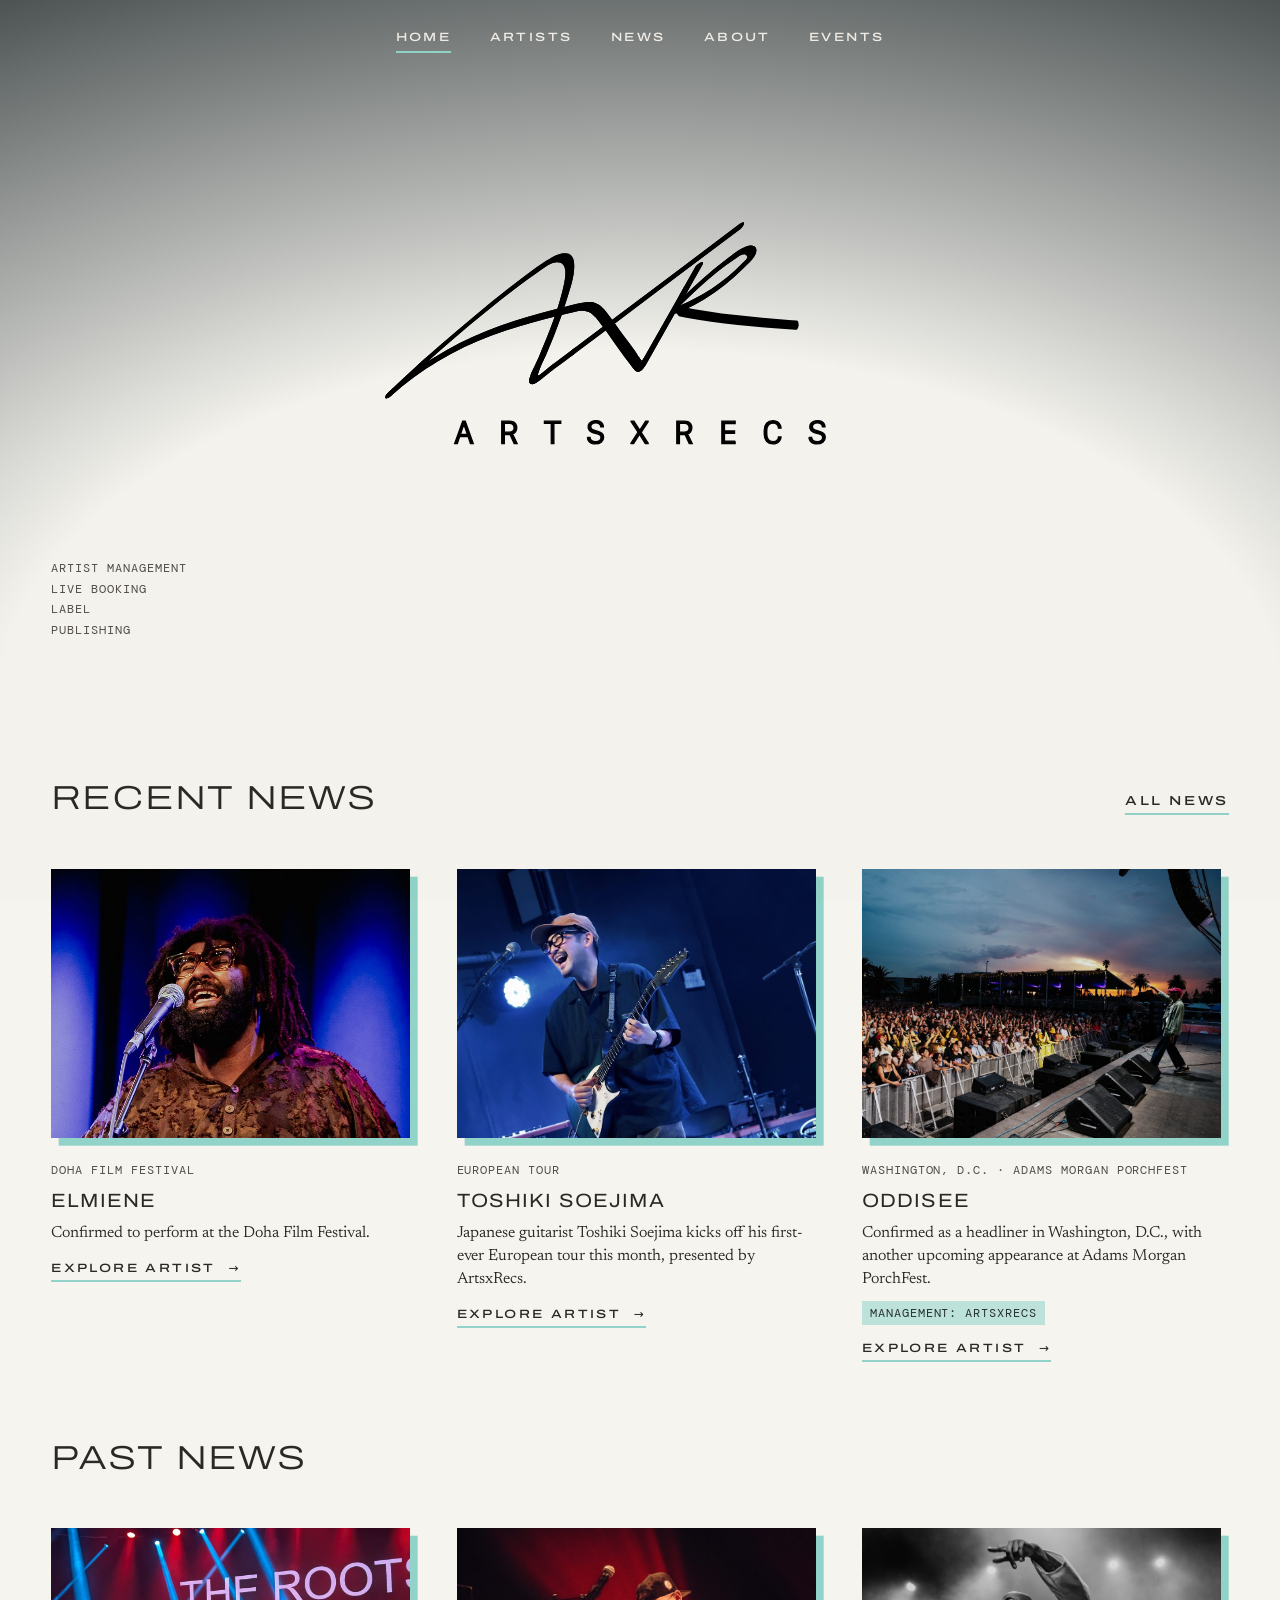
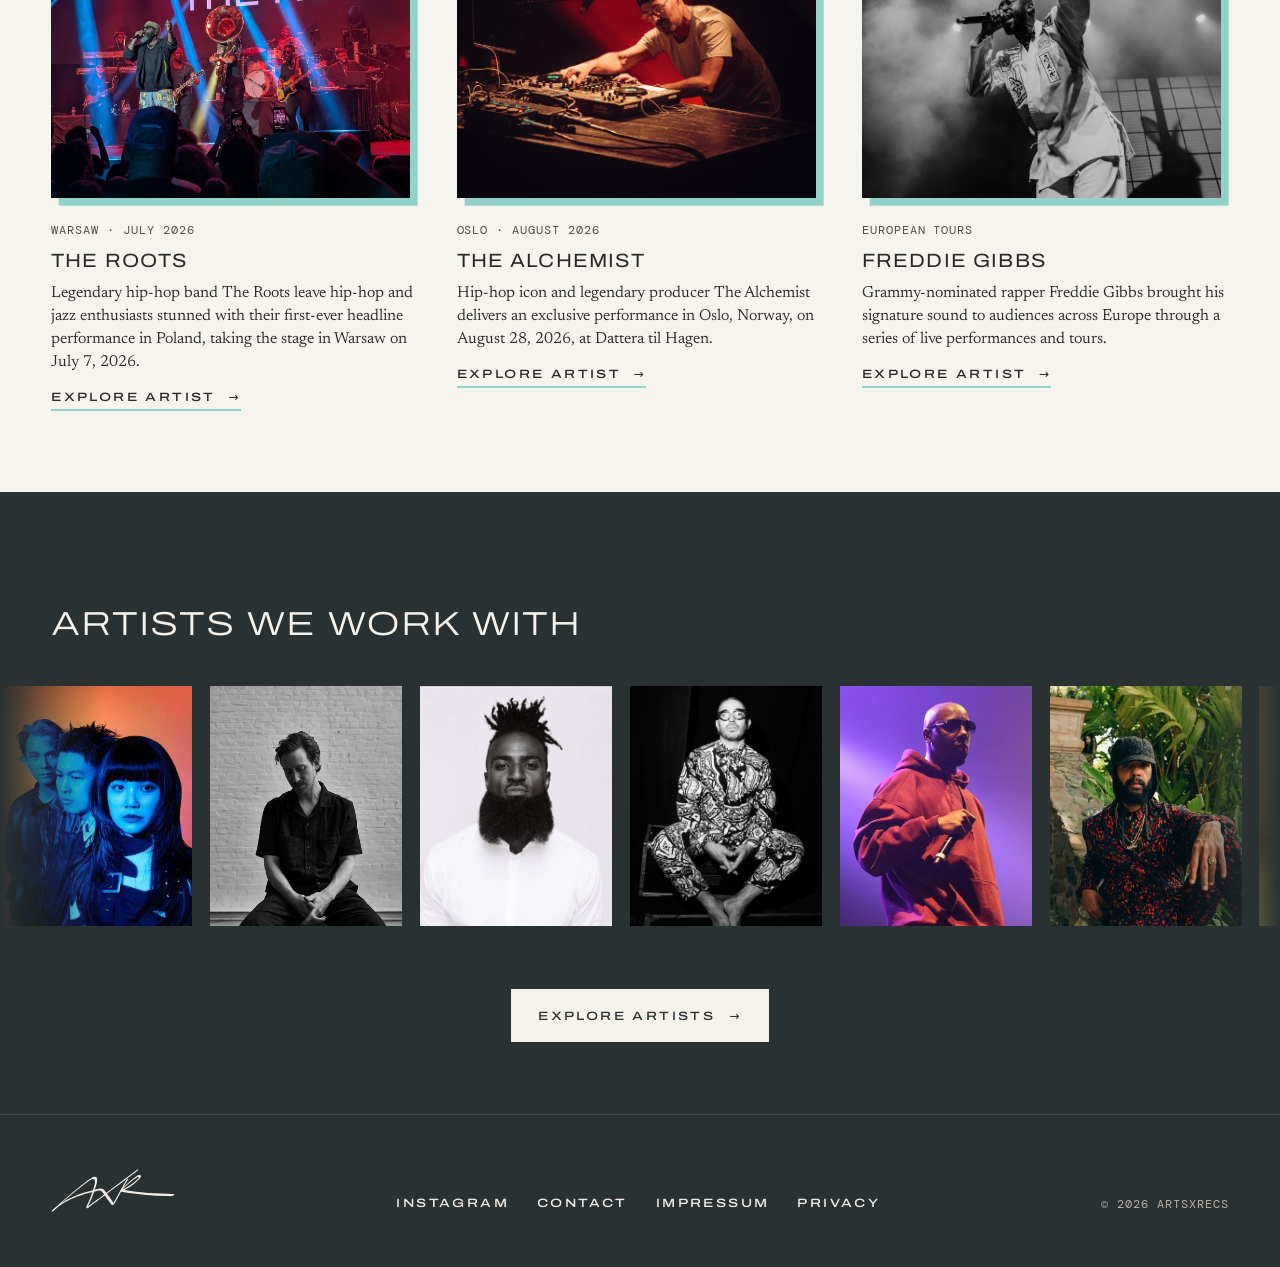
<file: index.html>
<!doctype html>
<html lang="en">
<head>
  <meta charset="utf-8">
  <meta name="viewport" content="width=device-width, initial-scale=1">
  <title>ArtsxRecs — Music. People. Opportunities.</title>
  <meta name="description" content="ArtsxRecs is an independent music company working across artist management, live bookings, artist development, record label activities and music publishing.">
  <link rel="stylesheet" href="assets/css/site.css?v=140">
</head>
<body data-page="home">
  <header class="site-header">
    <nav class="nav" aria-label="Main">
      <a class="caps" data-nav="home" href="index.html">Home</a>
      <a class="caps" data-nav="artists" href="artists.html">Artists</a>
      <a class="caps" data-nav="news" href="news.html">News</a>
      <a class="caps" data-nav="about" href="about.html">About</a>
      <a class="caps" data-nav="events" href="events.html">Events</a>
    </nav>
  </header>

  <main>
    <section class="hero" aria-label="ArtsxRecs">
      <div class="hero-center">
        <h1 class="hero-logo">
          <span class="signing" style="aspect-ratio: 435.79 / 190.19; --mark-h: 79.988%">
            <img class="sig-final" src="assets/img/logo-mark.svg" alt="">
            <canvas class="sig-canvas" aria-hidden="true"></canvas>
            <!-- ARTSXRECS where the designer's revised logo has it (client, 2026-11-05): centred on the signature's
                 full width and closer under it. The bold weight stays, as the client asked for it (the file is regular). -->
            <svg class="sig-word" viewBox="42.68 173.01 316.57 20.90" aria-hidden="true" style="left: 13.672%; top: 89.011%; width: 72.643%">
              <path class="wm" style="--o:-4" d="M45.47,193.02h-2.29l6.86-19.05h2.17l6.83,19.05h-2.41l-1.97-5.87h-7.2l-1.97,5.87ZM51.1,176.72h-.08l-2.94,8.63h5.95l-2.94-8.63Z"/>
              <path class="wm" style="--o:-3" d="M90.06,173.97c1.01,0,1.91.16,2.7.47.79.31,1.43.73,1.9,1.26.47.53.82,1.12,1.06,1.77.24.66.36,1.37.36,2.13,0,1.43-.34,2.58-1.03,3.45-.68.87-1.53,1.49-2.52,1.86l3.9,8.11h-2.56l-3.54-7.65h-4.81v7.65h-2.24v-19.05h6.78ZM85.53,183.37h4.17c1.35,0,2.37-.31,3.06-.94.69-.62,1.04-1.51,1.04-2.67,0-1.23-.35-2.17-1.06-2.82-.71-.65-1.69-.97-2.94-.97h-4.27v7.4Z"/>
              <path class="wm" style="--o:-2" d="M127.68,193.02h-2.22v-17.05h-5.84v-2h13.89v2h-5.83v17.05Z"/>
              <path class="wm" style="--o:-1" d="M156.23,187.92h2.24c.1,1.02.57,1.85,1.41,2.5s1.97.97,3.41.97c1.35,0,2.44-.31,3.26-.94s1.23-1.47,1.23-2.54c0-.79-.25-1.44-.76-1.94s-1.31-.89-2.39-1.17l-3.41-.91c-1.28-.33-2.33-.9-3.16-1.71-.82-.8-1.24-1.88-1.24-3.23,0-1.14.31-2.13.94-2.97s1.43-1.47,2.4-1.87c.97-.4,2.02-.6,3.16-.6.82,0,1.6.11,2.34.32.74.21,1.42.53,2.06.94.63.41,1.14.98,1.52,1.69.38.71.59,1.52.62,2.43h-2.24c-.1-1-.52-1.81-1.26-2.43-.74-.62-1.77-.93-3.08-.93-1.24,0-2.25.28-3.02.85-.78.57-1.17,1.37-1.17,2.4,0,1.47.9,2.44,2.7,2.91l3.33.9c1.6.45,2.82,1.06,3.67,1.86.85.79,1.27,1.89,1.27,3.29,0,1.81-.66,3.21-1.99,4.18-1.32.98-3.01,1.47-5.06,1.47-1.17,0-2.21-.17-3.11-.51-.91-.34-1.61-.78-2.11-1.33-.5-.55-.88-1.13-1.13-1.75s-.39-1.25-.41-1.91Z"/>
              <path class="wm" style="--o:0" d="M208.33,173.97l-6.34,9.63,6.22,9.42h-2.73l-4.84-7.65h-.14l-4.91,7.65h-2.52l6.27-9.6-6.19-9.45h2.69l4.93,7.65h.13l4.88-7.65h2.56Z"/>
              <path class="wm" style="--o:1" d="M239.11,173.97c1.01,0,1.91.16,2.71.47.79.31,1.43.73,1.9,1.26.47.53.83,1.12,1.06,1.77.24.66.36,1.37.36,2.13,0,1.43-.34,2.58-1.03,3.45-.68.87-1.53,1.49-2.53,1.86l3.9,8.11h-2.56l-3.54-7.65h-4.81v7.65h-2.24v-19.05h6.78ZM234.57,183.37h4.17c1.35,0,2.37-.31,3.06-.94.69-.62,1.04-1.51,1.04-2.67,0-1.23-.35-2.17-1.06-2.82-.71-.65-1.69-.97-2.93-.97h-4.27v7.4Z"/>
              <path class="wm" style="--o:2" d="M282.01,191v2.03h-11.32v-19.05h11.32v2.03h-9.08v6.27h8.56v2.03h-8.56v6.7h9.08Z"/>
              <path class="wm" style="--o:3" d="M308.96,182.16v2.79c0,2.15.46,3.76,1.4,4.83.93,1.07,2.22,1.6,3.86,1.6,1.47,0,2.61-.39,3.43-1.16.82-.77,1.23-1.72,1.23-2.84h2.19c0,.67-.14,1.35-.42,2.04s-.68,1.33-1.22,1.95-1.26,1.11-2.18,1.48c-.92.37-1.97.56-3.15.56-2.27,0-4.07-.72-5.38-2.17-1.32-1.45-1.97-3.53-1.97-6.25v-2.88c0-2.69.67-4.79,2-6.29,1.33-1.5,3.13-2.25,5.38-2.25,1.13,0,2.14.19,3.05.56.91.37,1.63.87,2.19,1.49.55.62.97,1.31,1.27,2.04s.44,1.5.44,2.27h-2.19c0-1.14-.43-2.14-1.28-3.02s-2.01-1.32-3.47-1.32c-1.56,0-2.82.56-3.76,1.69-.94,1.13-1.41,2.75-1.41,4.87Z"/>
              <path class="wm" style="--o:4" d="M344.93,187.92h2.24c.1,1.02.57,1.85,1.41,2.5.84.65,1.97.97,3.41.97,1.35,0,2.44-.31,3.26-.94s1.23-1.47,1.23-2.54c0-.79-.25-1.44-.76-1.94-.51-.5-1.31-.89-2.39-1.17l-3.41-.91c-1.28-.33-2.33-.9-3.16-1.71-.82-.8-1.24-1.88-1.24-3.23,0-1.14.31-2.13.94-2.97.63-.85,1.43-1.47,2.4-1.87s2.02-.6,3.16-.6c.82,0,1.6.11,2.34.32s1.42.53,2.06.94c.63.41,1.14.98,1.52,1.69.38.71.59,1.52.62,2.43h-2.24c-.1-1-.52-1.81-1.26-2.43-.74-.62-1.77-.93-3.08-.93-1.24,0-2.25.28-3.03.85-.78.57-1.17,1.37-1.17,2.4,0,1.47.9,2.44,2.7,2.91l3.33.9c1.6.45,2.82,1.06,3.67,1.86.85.79,1.27,1.89,1.27,3.29,0,1.81-.66,3.21-1.99,4.18-1.32.98-3.01,1.47-5.06,1.47-1.17,0-2.21-.17-3.11-.51-.91-.34-1.61-.78-2.11-1.33-.5-.55-.88-1.13-1.13-1.75s-.39-1.25-.41-1.91Z"/>
            </svg>
            <span class="visually-hidden">ArtsxRecs</span>
          </span>
        </h1>

        <div class="hero-wave reveal" style="--i:32" aria-hidden="true">
          <div class="wave"><div class="wave-bars"></div><div class="wave-bars wave-played"></div></div>
        </div>
      </div>

      <div class="hero-mark reveal" style="--i:33" aria-hidden="true">
        <img src="assets/img/logo-mark.svg" alt="">
        <p class="label">Music. People. Opportunities.</p>
      </div>

      <div class="hero-copy">
        <ul class="hero-areas label reveal" style="--i:31">
          <li>Artist management</li>
          <li>Live booking</li>
          <li>Label</li>
          <li>Publishing</li>
        </ul>
      </div>
    </section>

    <section class="home-section" aria-labelledby="recent-title">
      <div class="section-head">
        <h2 id="recent-title" class="display section-title">Recent news</h2>
        <a class="caps text-link" href="news.html">All news</a>
      </div>
      <div class="news-cards" data-home="recent"></div>
    </section>

    <section class="home-section" aria-labelledby="past-title">
      <div class="section-head">
        <h2 id="past-title" class="display section-title">Past news</h2>
      </div>
      <div class="news-cards" data-home="past"></div>
    </section>

    <section class="roster-band" aria-labelledby="band-title">
      <div class="section-head">
        <h2 id="band-title" class="display section-title">Artists we work with</h2>
      </div>
      <div class="band" aria-hidden="true"></div>
      <div class="band-foot">
        <a class="button button-light caps" href="artists.html">Explore artists <span class="arrow" aria-hidden="true">→</span></a>
      </div>
    </section>
  </main>

  <footer class="site-footer">
    <div>
      <a class="footer-mark" href="index.html" aria-label="ArtsxRecs home"></a>
    </div>
    <div class="footer-links caps">
      <a href="https://www.instagram.com/artsxrecs/" target="_blank" rel="noopener">Instagram</a>
      <a href="about.html#contact">Contact</a>
      <a href="impressum.html">Impressum</a>
      <a href="privacy.html">Privacy</a>
    </div>
    <p class="label footer-copy">© <span data-year>2026</span> ArtsxRecs</p>
  </footer>

  <script src="assets/js/site.js?v=140"></script>
  <script src="assets/js/signing-data.js?v=140"></script>
  <script src="assets/js/signing.js?v=140"></script>
</body>
</html>
</file>
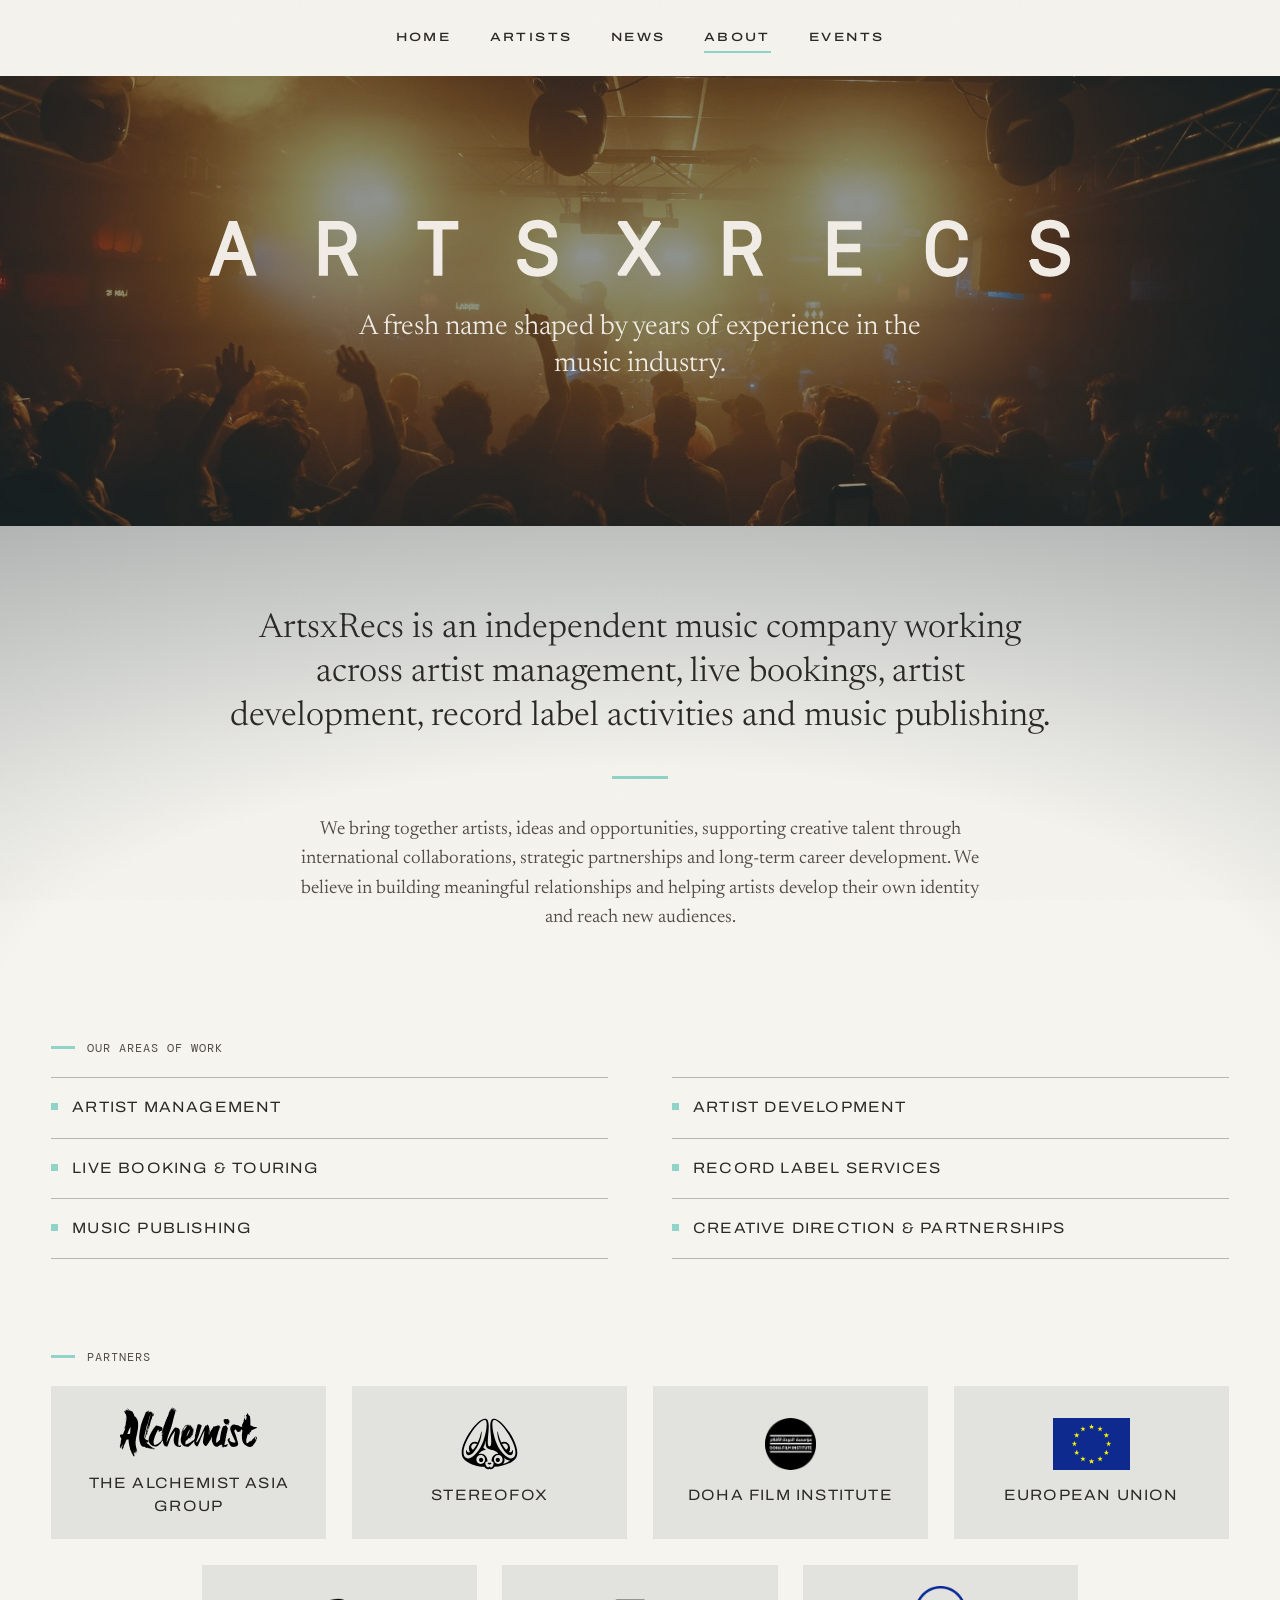
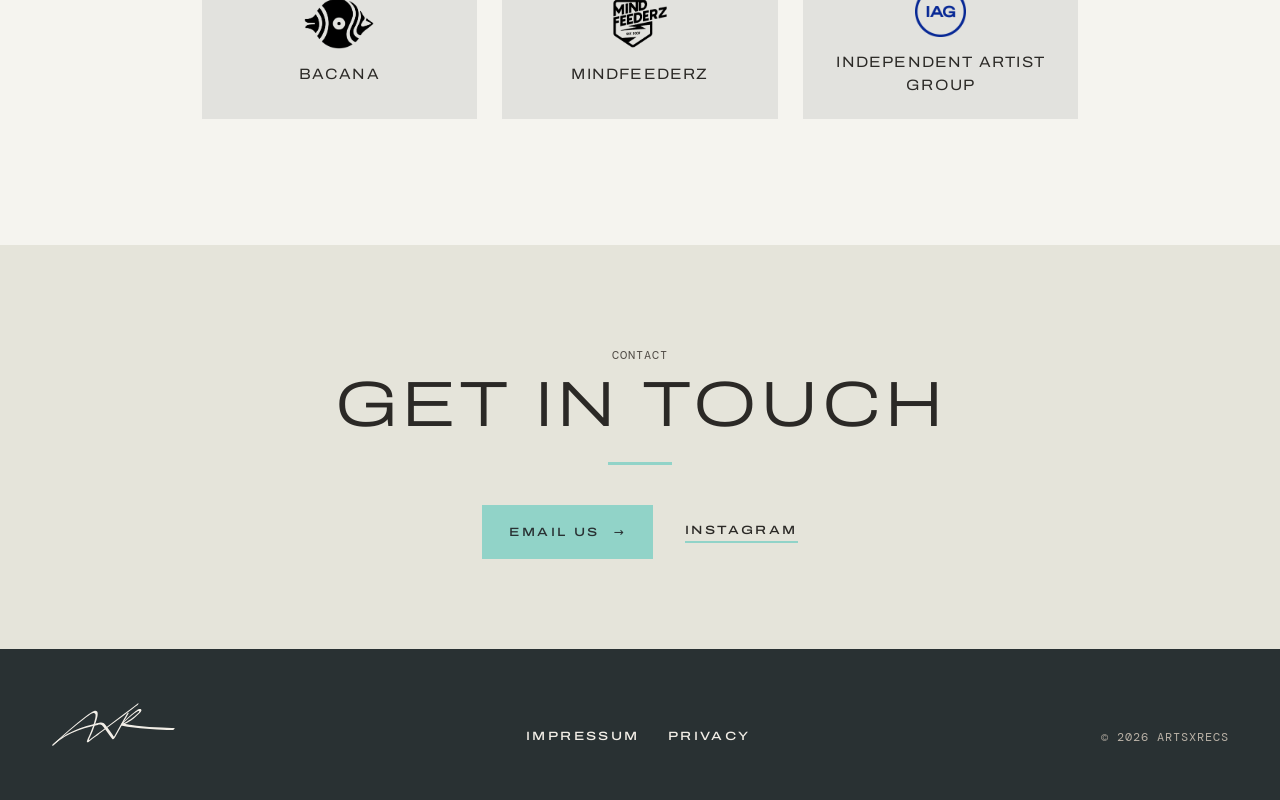
<file: about.html>
<!doctype html>
<html lang="en">
<head>
  <meta charset="utf-8">
  <meta name="viewport" content="width=device-width, initial-scale=1">
  <title>About — ArtsxRecs</title>
  <link rel="stylesheet" href="assets/css/site.css?v=140">
  <link rel="preload" as="image" href="assets/img/intro/concert.jpg" fetchpriority="high">
</head>
<body data-page="about">
  <header class="site-header">
    <nav class="nav" aria-label="Main">
      <a class="caps" data-nav="home" href="index.html">Home</a>
      <a class="caps" data-nav="artists" href="artists.html">Artists</a>
      <a class="caps" data-nav="news" href="news.html">News</a>
      <a class="caps" data-nav="about" href="about.html">About</a>
      <a class="caps" data-nav="events" href="events.html">Events</a>
    </nav>
  </header>

  <main class="page">
    <section class="about-banner" aria-labelledby="about-title" style="background-image: url([data-uri])">
      <img class="about-banner-photo" src="assets/img/intro/concert.jpg" alt="A crowd in front of the stage under warm yellow lights" fetchpriority="high">
      <div class="about-banner-text">
        <h1 class="about-banner-title reveal" id="about-title">
          <svg class="banner-word" viewBox="42.68 173.01 316.57 20.90" aria-hidden="true">
                    <path class="wm" style="--o:-4" d="M45.47,193.02h-2.29l6.86-19.05h2.17l6.83,19.05h-2.41l-1.97-5.87h-7.2l-1.97,5.87ZM51.1,176.72h-.08l-2.94,8.63h5.95l-2.94-8.63Z"/>
                    <path class="wm" style="--o:-3" d="M90.06,173.97c1.01,0,1.91.16,2.7.47.79.31,1.43.73,1.9,1.26.47.53.82,1.12,1.06,1.77.24.66.36,1.37.36,2.13,0,1.43-.34,2.58-1.03,3.45-.68.87-1.53,1.49-2.52,1.86l3.9,8.11h-2.56l-3.54-7.65h-4.81v7.65h-2.24v-19.05h6.78ZM85.53,183.37h4.17c1.35,0,2.37-.31,3.06-.94.69-.62,1.04-1.51,1.04-2.67,0-1.23-.35-2.17-1.06-2.82-.71-.65-1.69-.97-2.94-.97h-4.27v7.4Z"/>
                    <path class="wm" style="--o:-2" d="M127.68,193.02h-2.22v-17.05h-5.84v-2h13.89v2h-5.83v17.05Z"/>
                    <path class="wm" style="--o:-1" d="M156.23,187.92h2.24c.1,1.02.57,1.85,1.41,2.5s1.97.97,3.41.97c1.35,0,2.44-.31,3.26-.94s1.23-1.47,1.23-2.54c0-.79-.25-1.44-.76-1.94s-1.31-.89-2.39-1.17l-3.41-.91c-1.28-.33-2.33-.9-3.16-1.71-.82-.8-1.24-1.88-1.24-3.23,0-1.14.31-2.13.94-2.97s1.43-1.47,2.4-1.87c.97-.4,2.02-.6,3.16-.6.82,0,1.6.11,2.34.32.74.21,1.42.53,2.06.94.63.41,1.14.98,1.52,1.69.38.71.59,1.52.62,2.43h-2.24c-.1-1-.52-1.81-1.26-2.43-.74-.62-1.77-.93-3.08-.93-1.24,0-2.25.28-3.02.85-.78.57-1.17,1.37-1.17,2.4,0,1.47.9,2.44,2.7,2.91l3.33.9c1.6.45,2.82,1.06,3.67,1.86.85.79,1.27,1.89,1.27,3.29,0,1.81-.66,3.21-1.99,4.18-1.32.98-3.01,1.47-5.06,1.47-1.17,0-2.21-.17-3.11-.51-.91-.34-1.61-.78-2.11-1.33-.5-.55-.88-1.13-1.13-1.75s-.39-1.25-.41-1.91Z"/>
                    <path class="wm" style="--o:0" d="M208.33,173.97l-6.34,9.63,6.22,9.42h-2.73l-4.84-7.65h-.14l-4.91,7.65h-2.52l6.27-9.6-6.19-9.45h2.69l4.93,7.65h.13l4.88-7.65h2.56Z"/>
                    <path class="wm" style="--o:1" d="M239.11,173.97c1.01,0,1.91.16,2.71.47.79.31,1.43.73,1.9,1.26.47.53.83,1.12,1.06,1.77.24.66.36,1.37.36,2.13,0,1.43-.34,2.58-1.03,3.45-.68.87-1.53,1.49-2.53,1.86l3.9,8.11h-2.56l-3.54-7.65h-4.81v7.65h-2.24v-19.05h6.78ZM234.57,183.37h4.17c1.35,0,2.37-.31,3.06-.94.69-.62,1.04-1.51,1.04-2.67,0-1.23-.35-2.17-1.06-2.82-.71-.65-1.69-.97-2.93-.97h-4.27v7.4Z"/>
                    <path class="wm" style="--o:2" d="M282.01,191v2.03h-11.32v-19.05h11.32v2.03h-9.08v6.27h8.56v2.03h-8.56v6.7h9.08Z"/>
                    <path class="wm" style="--o:3" d="M308.96,182.16v2.79c0,2.15.46,3.76,1.4,4.83.93,1.07,2.22,1.6,3.86,1.6,1.47,0,2.61-.39,3.43-1.16.82-.77,1.23-1.72,1.23-2.84h2.19c0,.67-.14,1.35-.42,2.04s-.68,1.33-1.22,1.95-1.26,1.11-2.18,1.48c-.92.37-1.97.56-3.15.56-2.27,0-4.07-.72-5.38-2.17-1.32-1.45-1.97-3.53-1.97-6.25v-2.88c0-2.69.67-4.79,2-6.29,1.33-1.5,3.13-2.25,5.38-2.25,1.13,0,2.14.19,3.05.56.91.37,1.63.87,2.19,1.49.55.62.97,1.31,1.27,2.04s.44,1.5.44,2.27h-2.19c0-1.14-.43-2.14-1.28-3.02s-2.01-1.32-3.47-1.32c-1.56,0-2.82.56-3.76,1.69-.94,1.13-1.41,2.75-1.41,4.87Z"/>
                    <path class="wm" style="--o:4" d="M344.93,187.92h2.24c.1,1.02.57,1.85,1.41,2.5.84.65,1.97.97,3.41.97,1.35,0,2.44-.31,3.26-.94s1.23-1.47,1.23-2.54c0-.79-.25-1.44-.76-1.94-.51-.5-1.31-.89-2.39-1.17l-3.41-.91c-1.28-.33-2.33-.9-3.16-1.71-.82-.8-1.24-1.88-1.24-3.23,0-1.14.31-2.13.94-2.97.63-.85,1.43-1.47,2.4-1.87s2.02-.6,3.16-.6c.82,0,1.6.11,2.34.32s1.42.53,2.06.94c.63.41,1.14.98,1.52,1.69.38.71.59,1.52.62,2.43h-2.24c-.1-1-.52-1.81-1.26-2.43-.74-.62-1.77-.93-3.08-.93-1.24,0-2.25.28-3.03.85-.78.57-1.17,1.37-1.17,2.4,0,1.47.9,2.44,2.7,2.91l3.33.9c1.6.45,2.82,1.06,3.67,1.86.85.79,1.27,1.89,1.27,3.29,0,1.81-.66,3.21-1.99,4.18-1.32.98-3.01,1.47-5.06,1.47-1.17,0-2.21-.17-3.11-.51-.91-.34-1.61-.78-2.11-1.33-.5-.55-.88-1.13-1.13-1.75s-.39-1.25-.41-1.91Z"/>
                  </svg>
          <span class="visually-hidden">ArtsxRecs</span>
        </h1>
        <p class="about-banner-line reveal" style="--i:1">A fresh name shaped by years of experience in the music industry.</p>
      </div>
    </section>

    <div class="about-body">
      <div class="about-text on-scroll">
        <p class="about-intro">ArtsxRecs is an independent music company working across artist management, live bookings, artist development, record label activities and music publishing.</p>
        <p class="about-one">We bring together artists, ideas and opportunities, supporting creative talent through international collaborations, strategic partnerships and long-term career development. We believe in building meaningful relationships and helping artists develop their own identity and reach new audiences.</p>
      </div>
    </div>

    <p class="label areas-head">Our areas of work</p>
    <ul class="areas">
      <li>Artist Management</li>
      <li>Artist Development</li>
      <li>Live Booking &amp; Touring</li>
      <li>Record Label Services</li>
      <li>Music Publishing</li>
      <li>Creative Direction &amp; Partnerships</li>
    </ul>

    <p class="label areas-head" id="partners">Partners</p>
    <ul class="partners">
      <li><a class="partner" href="https://alchemistasia.com" target="_blank" rel="noopener"><img src="assets/img/partners/alchemist-asia.svg" alt="">The Alchemist Asia Group</a></li>
      <li><a class="partner" href="https://stereofox.com" target="_blank" rel="noopener"><img src="assets/img/partners/stereofox.svg" alt="">Stereofox</a></li>
      <li><span class="partner"><img src="assets/img/partners/doha-film-institute.png" alt="">Doha Film Institute</span></li>
      <li><span class="partner"><img src="assets/img/partners/european-union.jpg" alt="">European Union</span></li>
      <li><span class="partner"><img src="assets/img/partners/bacana.png" alt="">Bacana</span></li>
      <li><span class="partner"><img src="assets/img/partners/mindfeederz.png" alt="">Mindfeederz</span></li>
      <li><span class="partner"><img src="assets/img/partners/independent-artist-group.png" alt="">Independent Artist Group</span></li>
    </ul>

    <section class="contact" id="contact" aria-labelledby="contact-title">
      <div>
        <p class="label">Contact</p>
        <h2 class="display contact-title" id="contact-title">Get in touch</h2>
      </div>
      <div class="contact-links">
        <a class="button caps" href="mailto:axr@artsxrecs.com" data-copy-email>Email us <span class="arrow" aria-hidden="true">→</span></a>
        <a class="caps text-link" href="https://www.instagram.com/artsxrecs/" target="_blank" rel="noopener">Instagram</a>
        <p class="label contact-note" aria-live="polite"></p>
      </div>
    </section>
  </main>

  <footer class="site-footer">
    <div>
      <a class="footer-mark" href="index.html" aria-label="ArtsxRecs home"></a>
    </div>
    <div class="footer-links caps">
      <a href="impressum.html">Impressum</a>
      <a href="privacy.html">Privacy</a>
    </div>
    <p class="label footer-copy">© <span data-year>2026</span> ArtsxRecs</p>
  </footer>

  <script src="assets/js/site.js?v=140"></script>
</body>
</html>
</file>
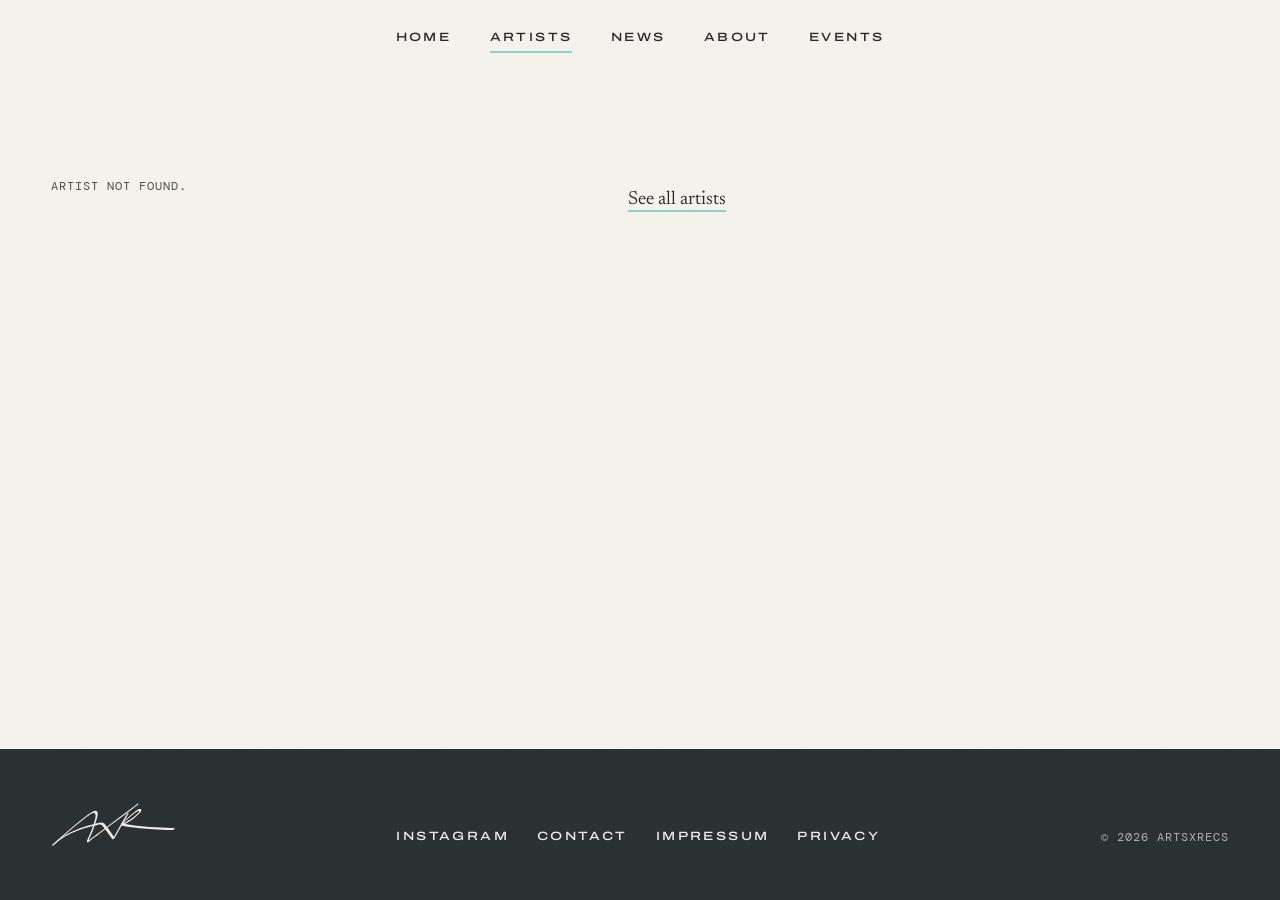
<file: artist.html>
<!doctype html>
<html lang="en">
<head>
  <meta charset="utf-8">
  <meta name="viewport" content="width=device-width, initial-scale=1">
  <title>Artist — ArtsxRecs</title>
  <link rel="stylesheet" href="assets/css/site.css?v=140">
</head>
<body data-page="artist">
  <header class="site-header">
    <nav class="nav" aria-label="Main">
      <a class="caps" data-nav="home" href="index.html">Home</a>
      <a class="caps" data-nav="artists" href="artists.html">Artists</a>
      <a class="caps" data-nav="news" href="news.html">News</a>
      <a class="caps" data-nav="about" href="about.html">About</a>
      <a class="caps" data-nav="events" href="events.html">Events</a>
    </nav>
  </header>

  <main class="page">
    <article id="profile" class="profile"></article>
  </main>

  <footer class="site-footer">
    <div>
      <a class="footer-mark" href="index.html" aria-label="ArtsxRecs home"></a>
    </div>
    <div class="footer-links caps">
      <a href="https://www.instagram.com/artsxrecs/" target="_blank" rel="noopener">Instagram</a>
      <a href="about.html#contact">Contact</a>
      <a href="impressum.html">Impressum</a>
      <a href="privacy.html">Privacy</a>
    </div>
    <p class="label footer-copy">© <span data-year>2026</span> ArtsxRecs</p>
  </footer>

  <script src="assets/js/site.js?v=140"></script>
</body>
</html>
</file>
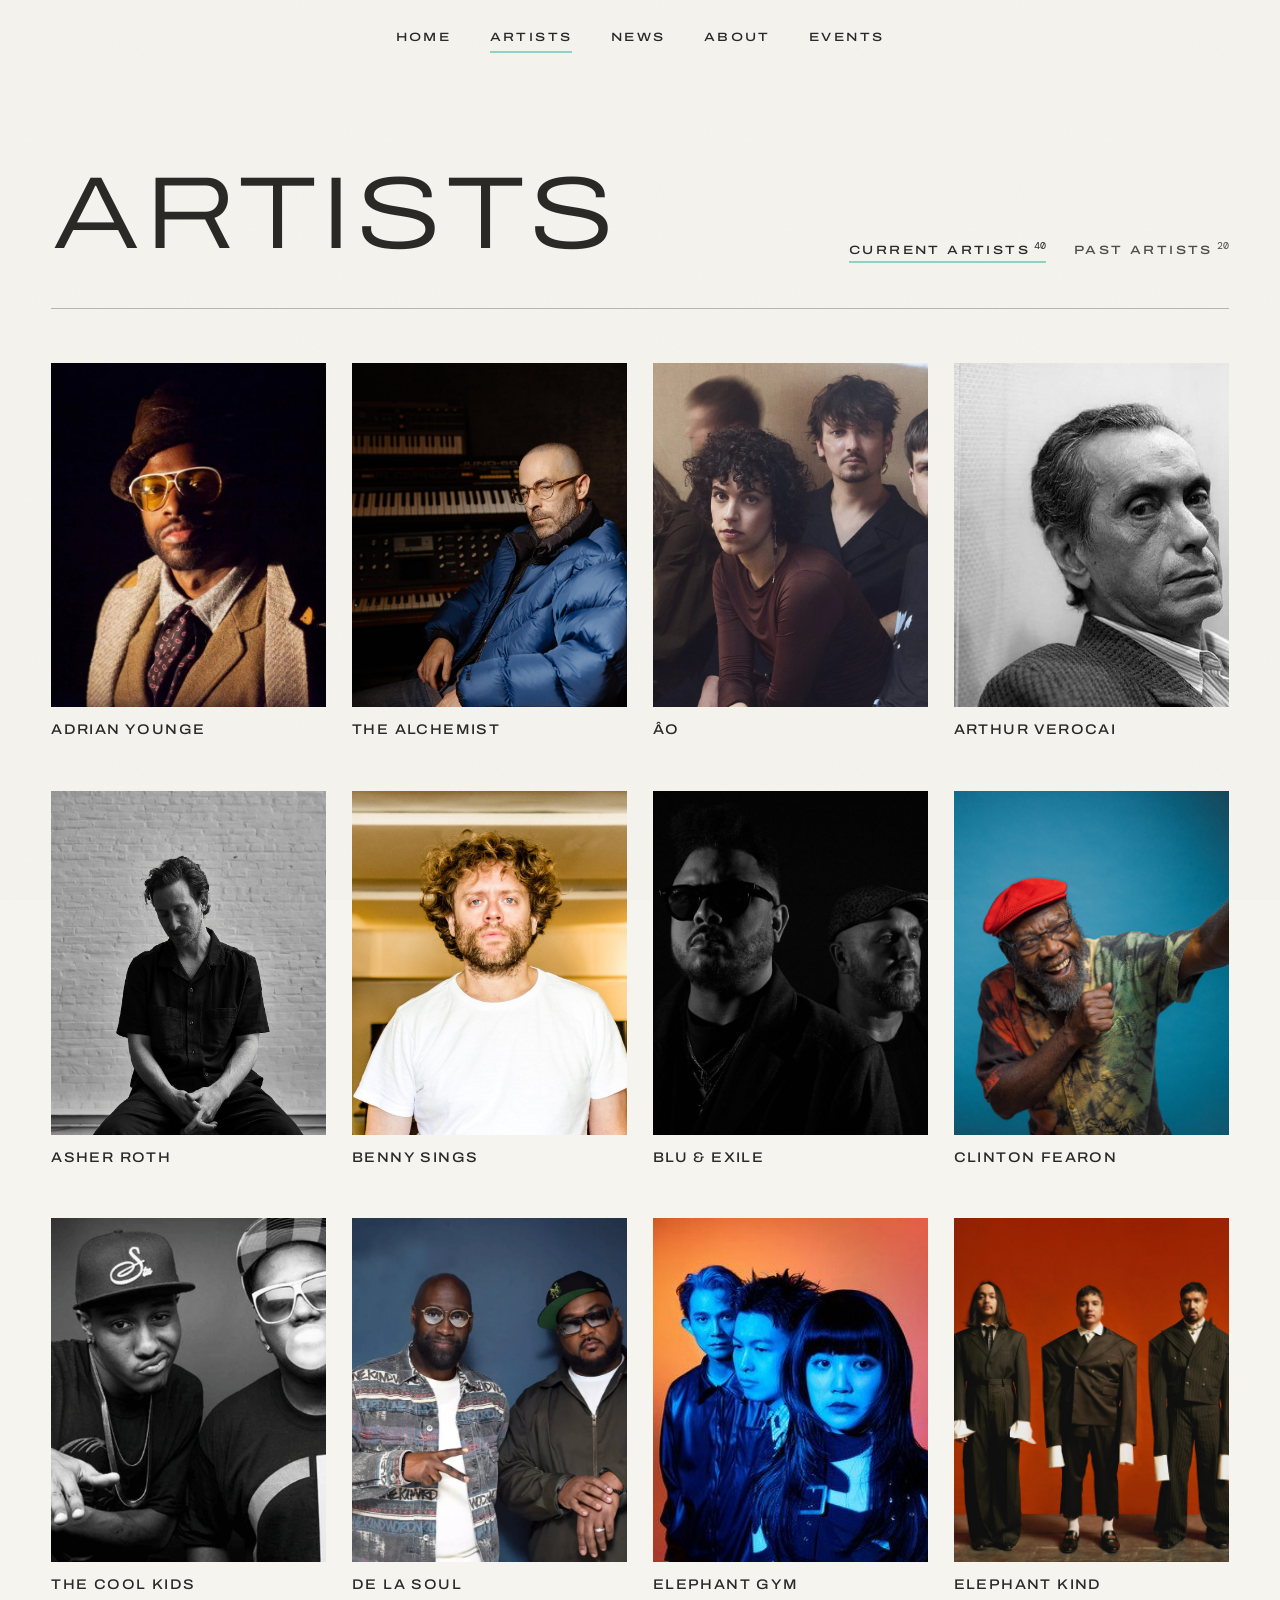
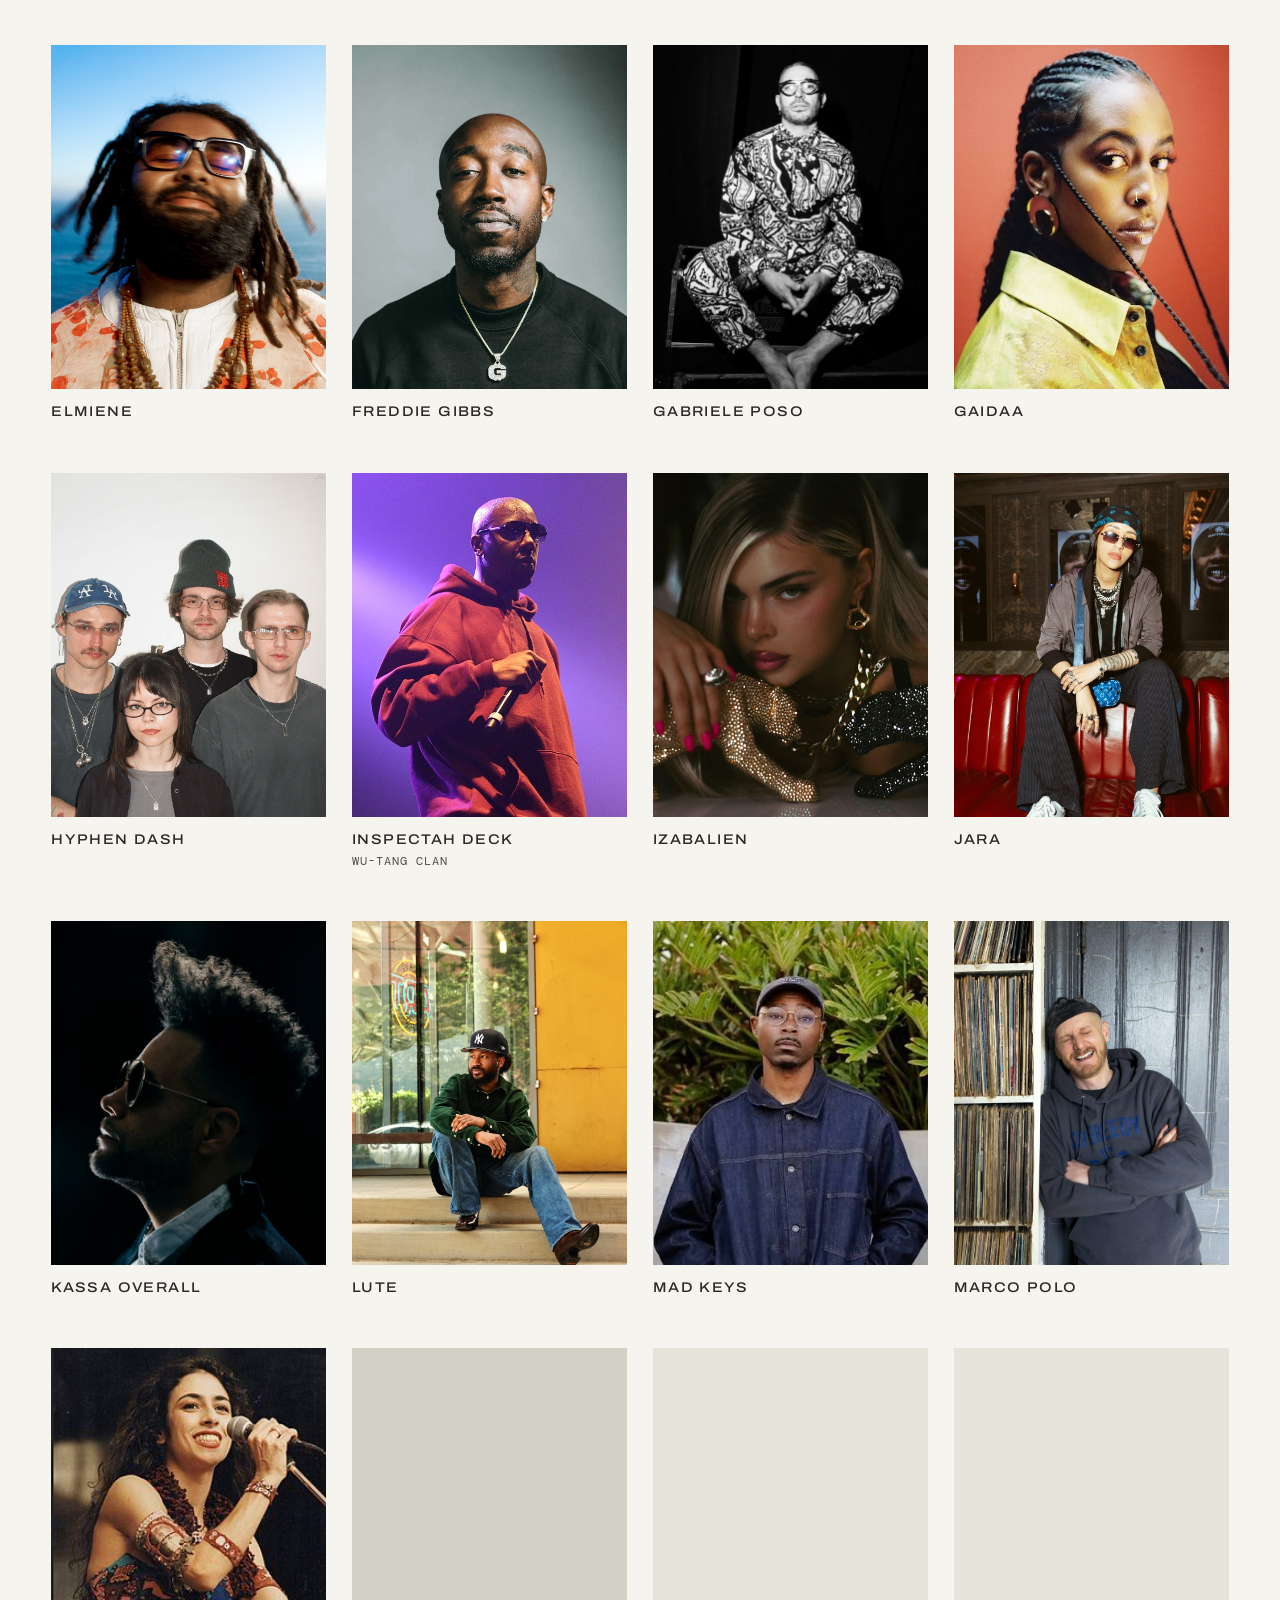
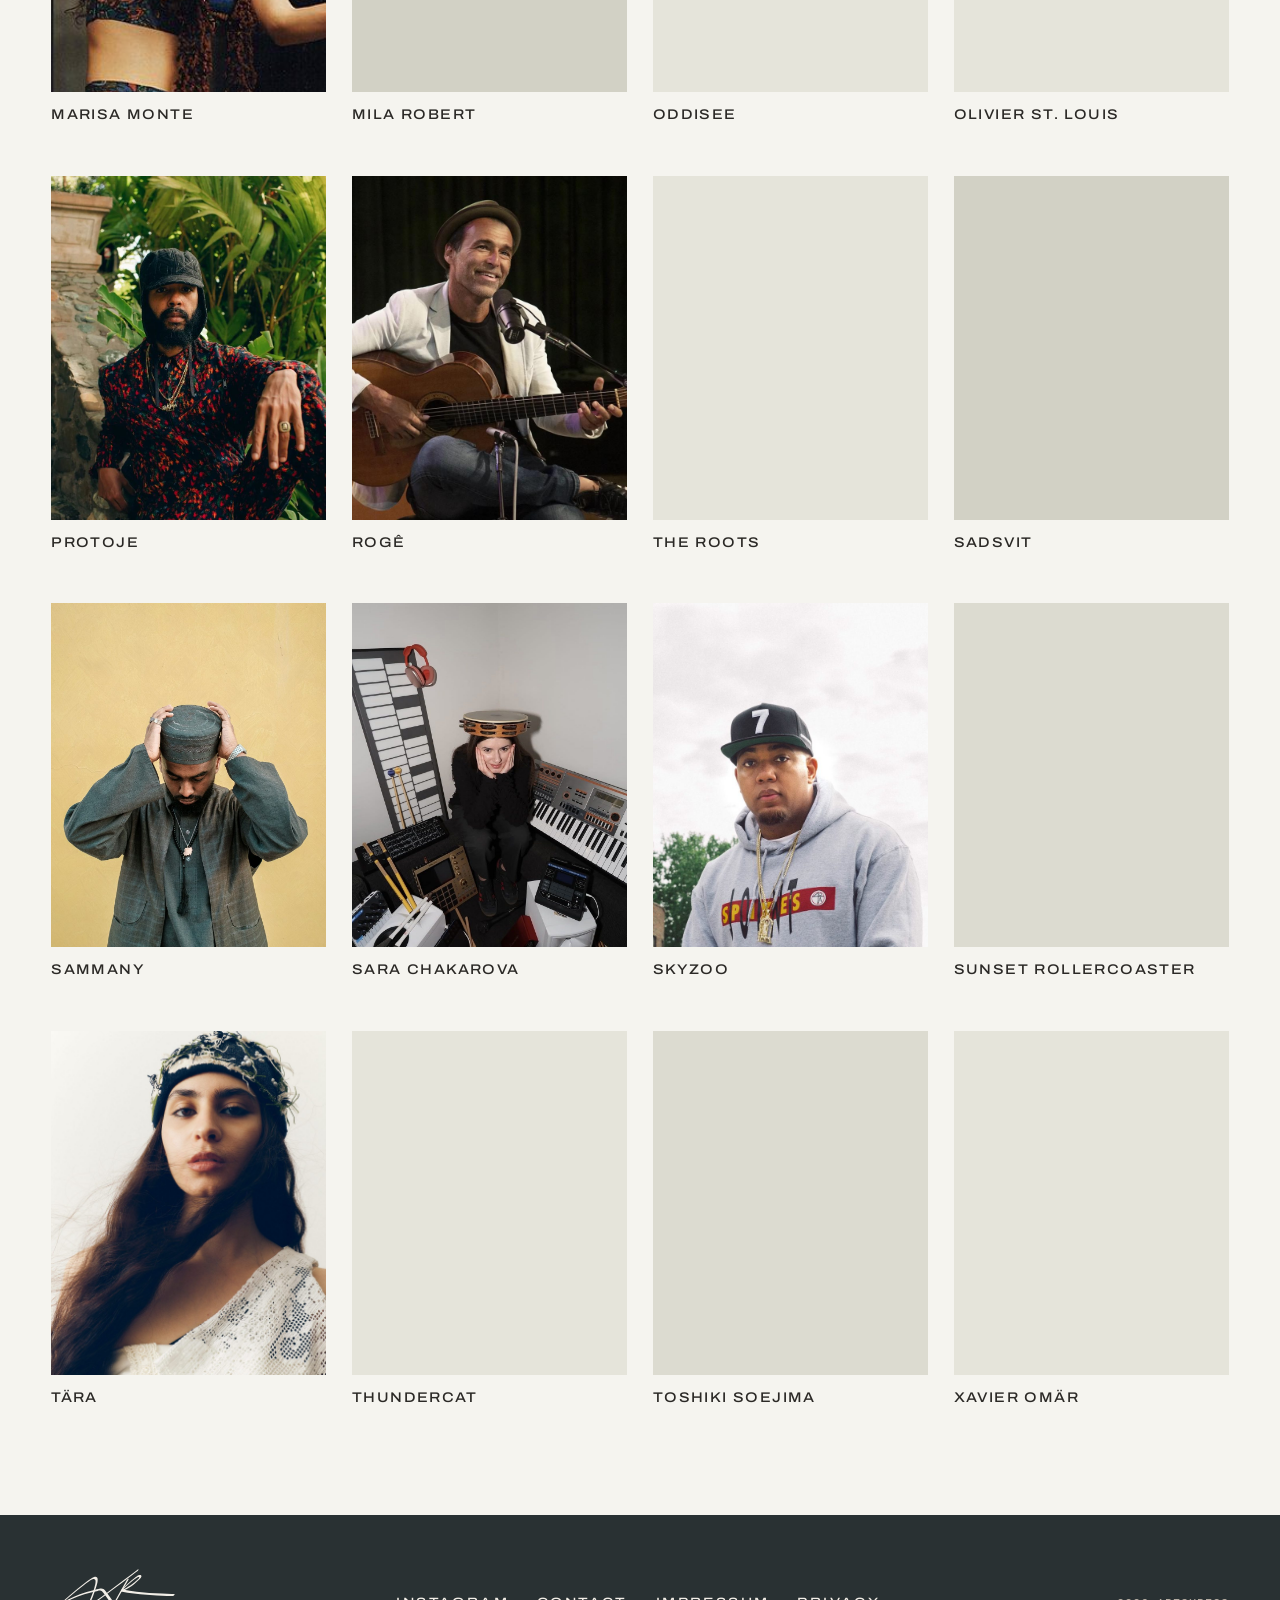
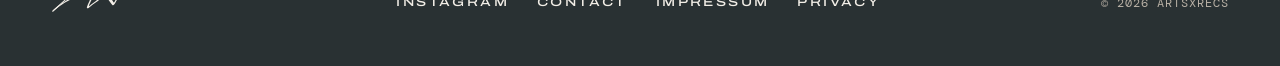
<file: artists.html>
<!doctype html>
<html lang="en">
<head>
  <meta charset="utf-8">
  <meta name="viewport" content="width=device-width, initial-scale=1">
  <title>Artists — ArtsxRecs</title>
  <link rel="stylesheet" href="assets/css/site.css?v=140">
</head>
<body data-page="artists">
  <header class="site-header">
    <nav class="nav" aria-label="Main">
      <a class="caps" data-nav="home" href="index.html">Home</a>
      <a class="caps" data-nav="artists" href="artists.html">Artists</a>
      <a class="caps" data-nav="news" href="news.html">News</a>
      <a class="caps" data-nav="about" href="about.html">About</a>
      <a class="caps" data-nav="events" href="events.html">Events</a>
    </nav>
  </header>

  <main class="page">
    <div class="page-head">
      <h1 class="display page-title reveal">Artists</h1>
      <div class="tabs" role="tablist" aria-label="Roster">
        <button class="tab caps" role="tab" type="button" data-tab="current" aria-selected="true">Current artists<sup data-count="current"></sup></button>
        <button class="tab caps" role="tab" type="button" data-tab="past" aria-selected="false">Past artists<sup data-count="past"></sup></button>
      </div>
    </div>
    <div id="grid" class="grid" role="tabpanel"></div>
  </main>

  <footer class="site-footer">
    <div>
      <a class="footer-mark" href="index.html" aria-label="ArtsxRecs home"></a>
    </div>
    <div class="footer-links caps">
      <a href="https://www.instagram.com/artsxrecs/" target="_blank" rel="noopener">Instagram</a>
      <a href="about.html#contact">Contact</a>
      <a href="impressum.html">Impressum</a>
      <a href="privacy.html">Privacy</a>
    </div>
    <p class="label footer-copy">© <span data-year>2026</span> ArtsxRecs</p>
  </footer>

  <script src="assets/js/site.js?v=140"></script>
</body>
</html>
</file>
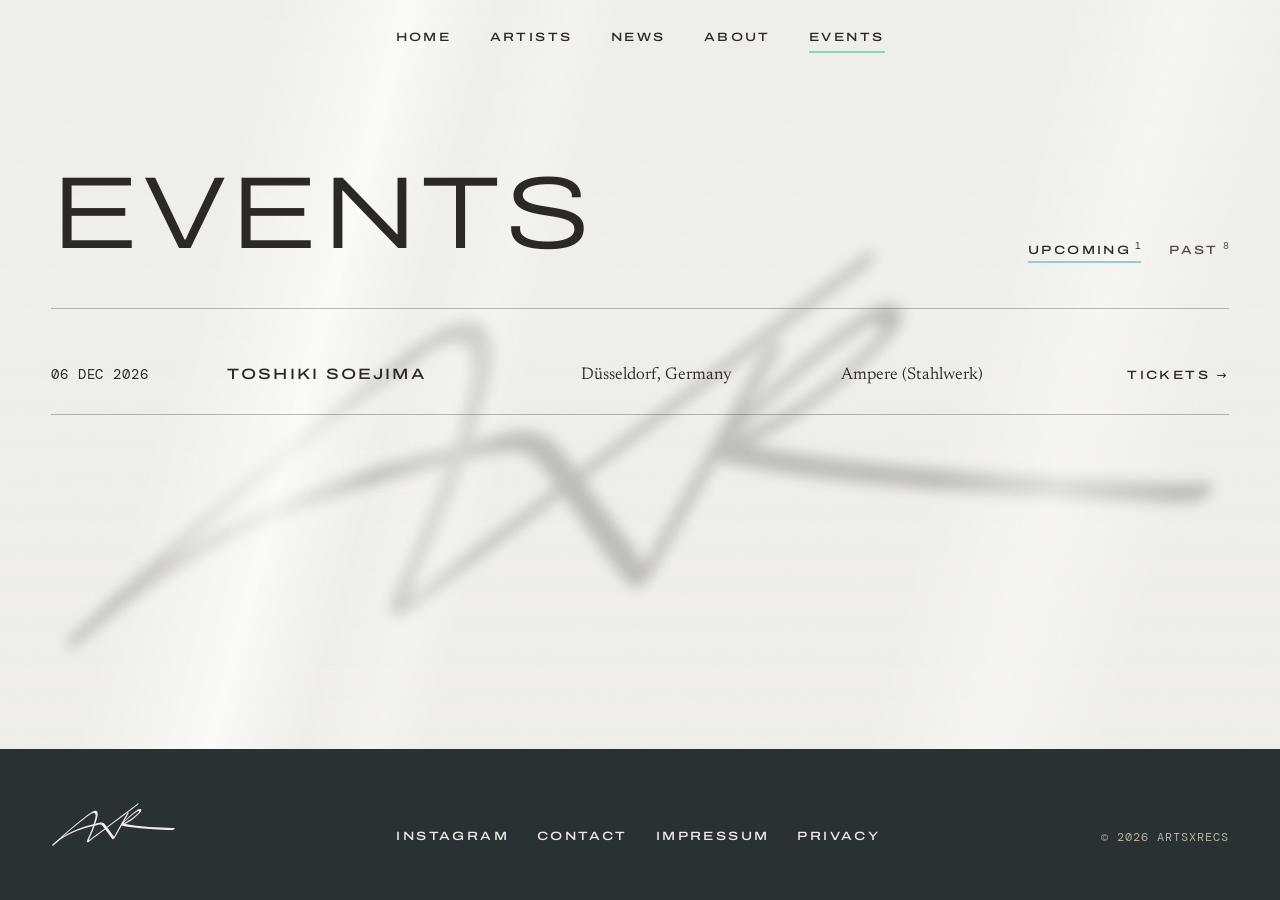
<file: events.html>
<!doctype html>
<html lang="en">
<head>
  <meta charset="utf-8">
  <meta name="viewport" content="width=device-width, initial-scale=1">
  <title>Events — ArtsxRecs</title>
  <link rel="stylesheet" href="assets/css/site.css?v=140">
</head>
<body data-page="events">
  <div class="watermark" aria-hidden="true"></div>
  <div class="glass" aria-hidden="true"></div>
  <header class="site-header">
    <nav class="nav" aria-label="Main">
      <a class="caps" data-nav="home" href="index.html">Home</a>
      <a class="caps" data-nav="artists" href="artists.html">Artists</a>
      <a class="caps" data-nav="news" href="news.html">News</a>
      <a class="caps" data-nav="about" href="about.html">About</a>
      <a class="caps" data-nav="events" href="events.html">Events</a>
    </nav>
  </header>

  <main class="page">
    <div class="page-head">
      <h1 class="display page-title reveal">Events</h1>
      <div class="tabs" role="tablist" aria-label="Events">
        <button class="tab caps" role="tab" type="button" data-tab="upcoming" aria-selected="true">Upcoming<sup data-count="upcoming"></sup></button>
        <button class="tab caps" role="tab" type="button" data-tab="past" aria-selected="false">Past<sup data-count="past"></sup></button>
      </div>
    </div>
    <div class="event-filter" id="event-filter" hidden>
      <label class="label" for="artist-filter">Artist</label>
      <select class="filter-select caps" id="artist-filter"></select>
    </div>
    <div id="events" role="tabpanel"></div>
  </main>

  <footer class="site-footer">
    <div>
      <a class="footer-mark" href="index.html" aria-label="ArtsxRecs home"></a>
    </div>
    <div class="footer-links caps">
      <a href="https://www.instagram.com/artsxrecs/" target="_blank" rel="noopener">Instagram</a>
      <a href="about.html#contact">Contact</a>
      <a href="impressum.html">Impressum</a>
      <a href="privacy.html">Privacy</a>
    </div>
    <p class="label footer-copy">© <span data-year>2026</span> ArtsxRecs</p>
  </footer>

  <script src="assets/js/site.js?v=140"></script>
</body>
</html>
</file>
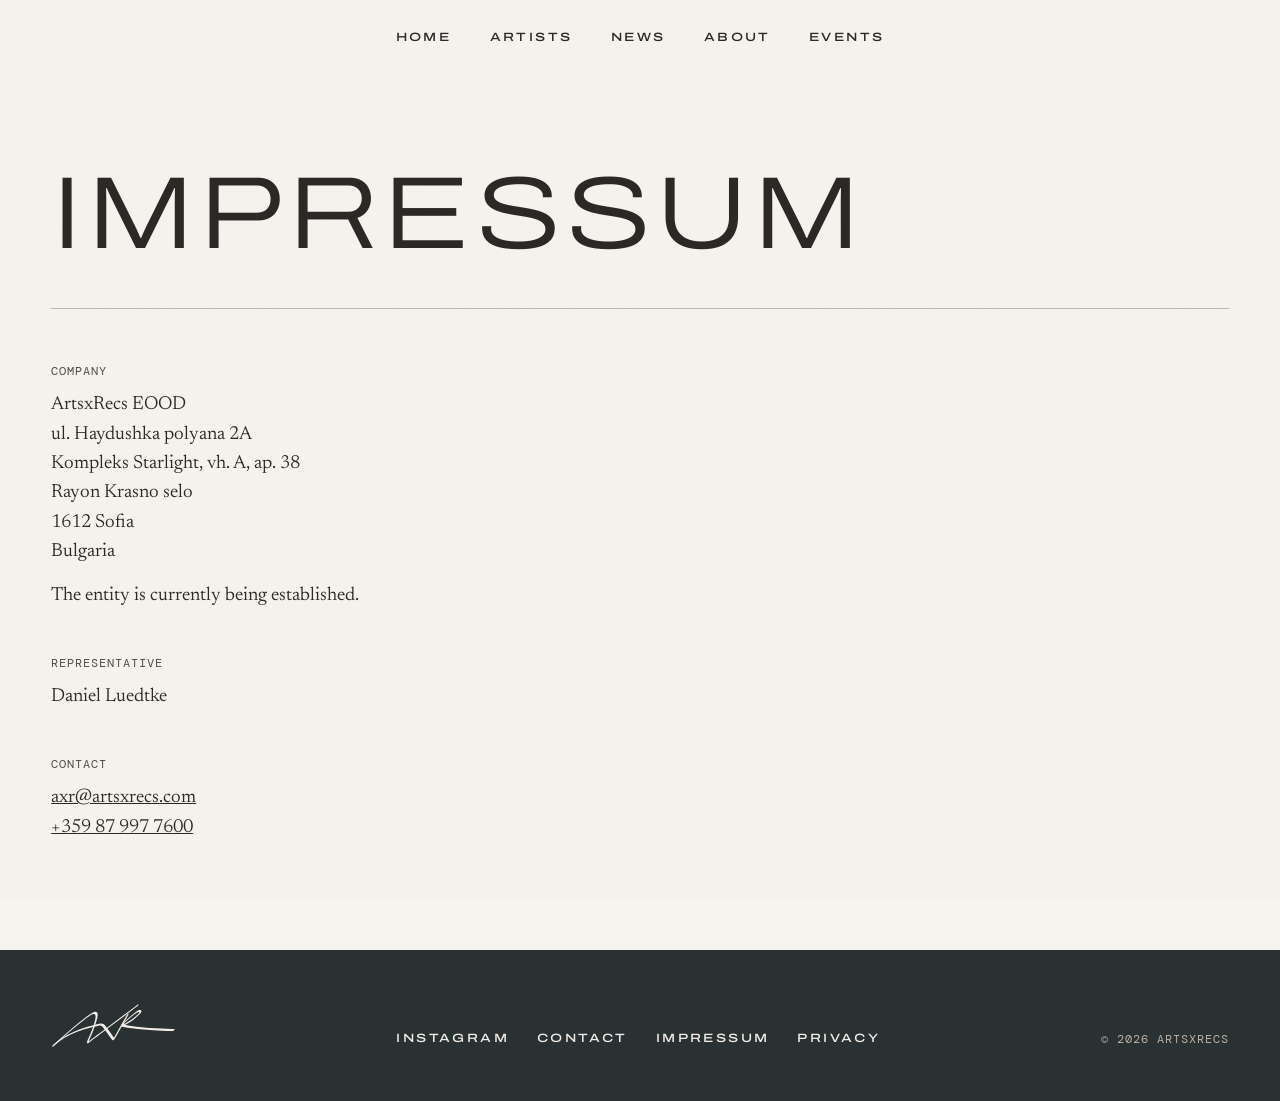
<file: impressum.html>
<!doctype html>
<html lang="en">
<head>
  <meta charset="utf-8">
  <meta name="viewport" content="width=device-width, initial-scale=1">
  <title>Impressum — ArtsxRecs</title>
  <link rel="stylesheet" href="assets/css/site.css?v=140">
</head>
<body data-page="impressum">
  <header class="site-header">
    <nav class="nav" aria-label="Main">
      <a class="caps" data-nav="home" href="index.html">Home</a>
      <a class="caps" data-nav="artists" href="artists.html">Artists</a>
      <a class="caps" data-nav="news" href="news.html">News</a>
      <a class="caps" data-nav="about" href="about.html">About</a>
      <a class="caps" data-nav="events" href="events.html">Events</a>
    </nav>
  </header>

  <main class="page">
    <div class="page-head">
      <h1 class="display page-title reveal">Impressum</h1>
    </div>

    <div class="legal">
      <section>
        <h2 class="label">Company</h2>
        <address>
          ArtsxRecs EOOD<br>
          ul. Haydushka polyana 2A<br>
          Kompleks Starlight, vh. A, ap. 38<br>
          Rayon Krasno selo<br>
          1612 Sofia<br>
          Bulgaria
        </address>
        <p class="legal-note">The entity is currently being established.</p>
      </section>

      <section>
        <h2 class="label">Representative</h2>
        <p>Daniel Luedtke</p>
      </section>

      <section>
        <h2 class="label">Contact</h2>
        <p>
          <a href="mailto:axr@artsxrecs.com">axr@artsxrecs.com</a><br>
          <a href="tel:+359879977600">+359 87 997 7600</a>
        </p>
      </section>
    </div>
  </main>

  <footer class="site-footer">
    <div>
      <a class="footer-mark" href="index.html" aria-label="ArtsxRecs home"></a>
    </div>
    <div class="footer-links caps">
      <a href="https://www.instagram.com/artsxrecs/" target="_blank" rel="noopener">Instagram</a>
      <a href="about.html#contact">Contact</a>
      <a href="impressum.html">Impressum</a>
      <a href="privacy.html">Privacy</a>
    </div>
    <p class="label footer-copy">© <span data-year>2026</span> ArtsxRecs</p>
  </footer>

  <script src="assets/js/site.js?v=140"></script>
</body>
</html>
</file>
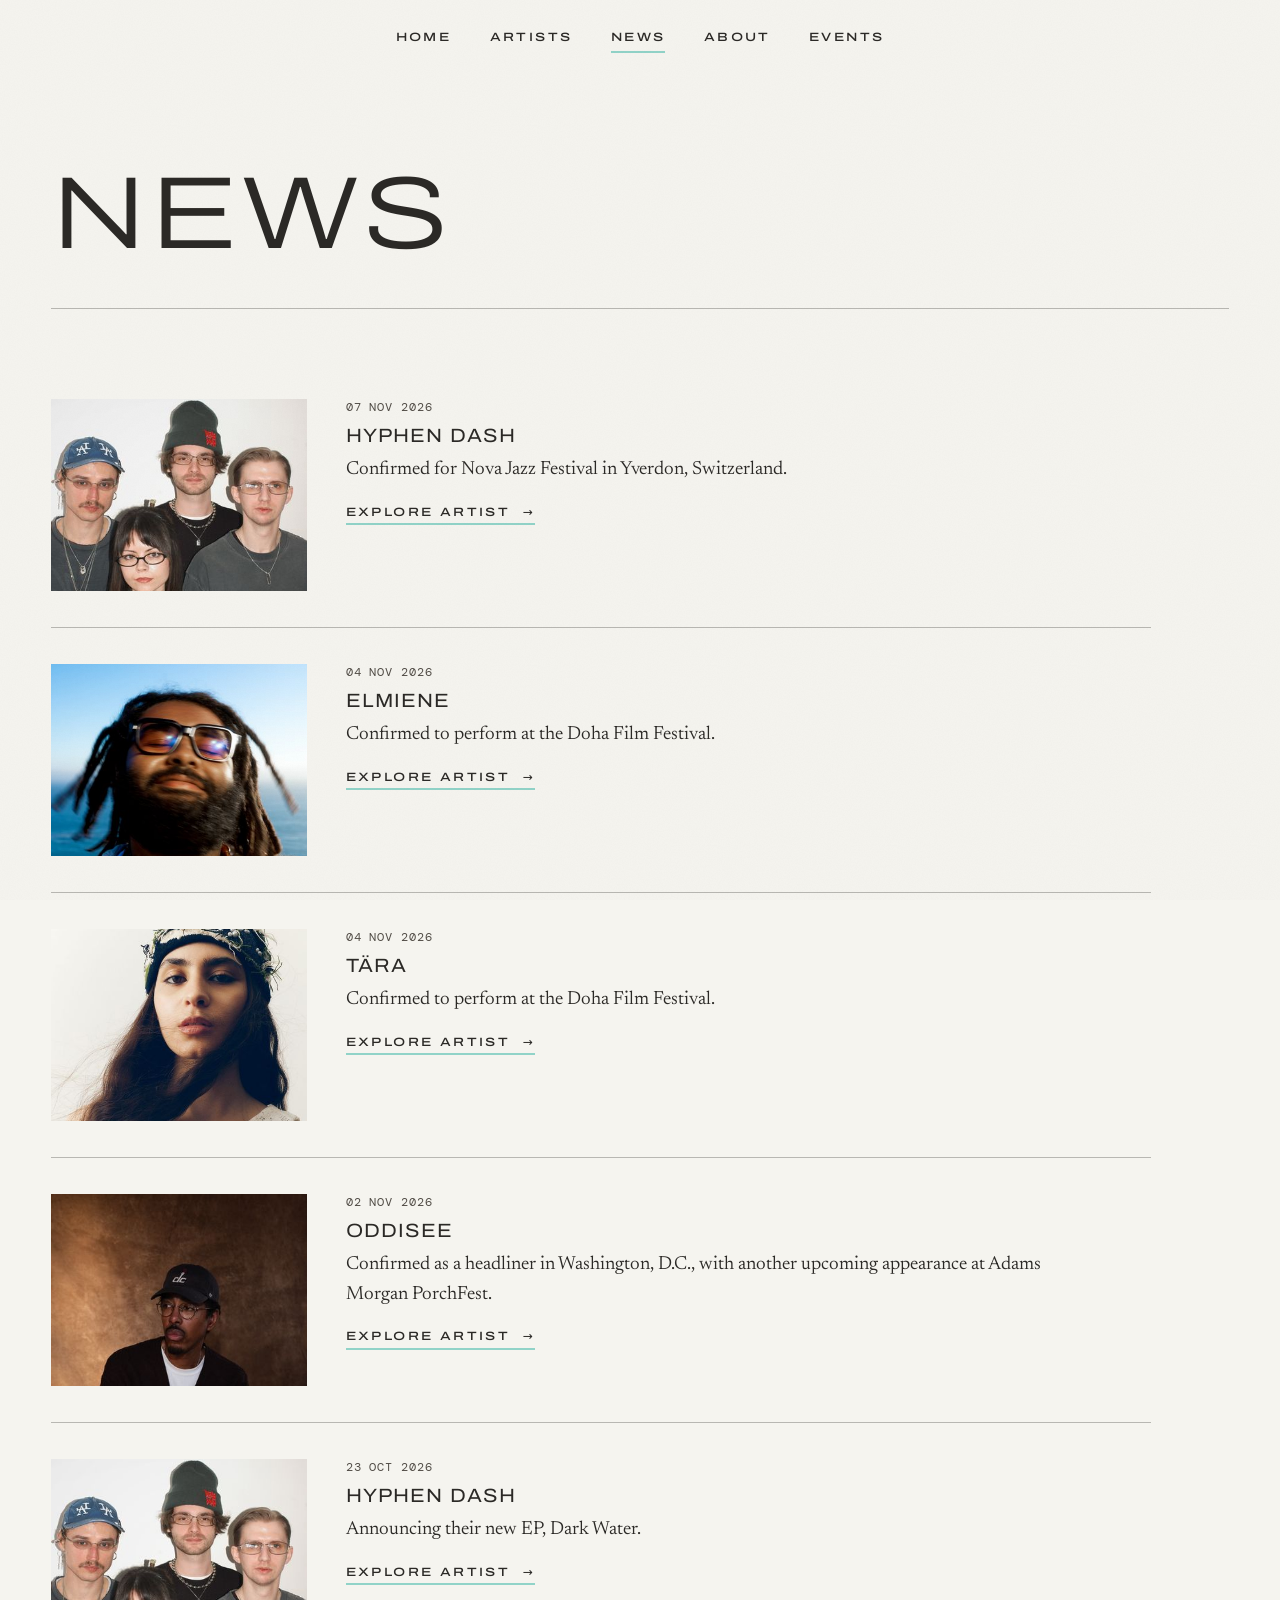
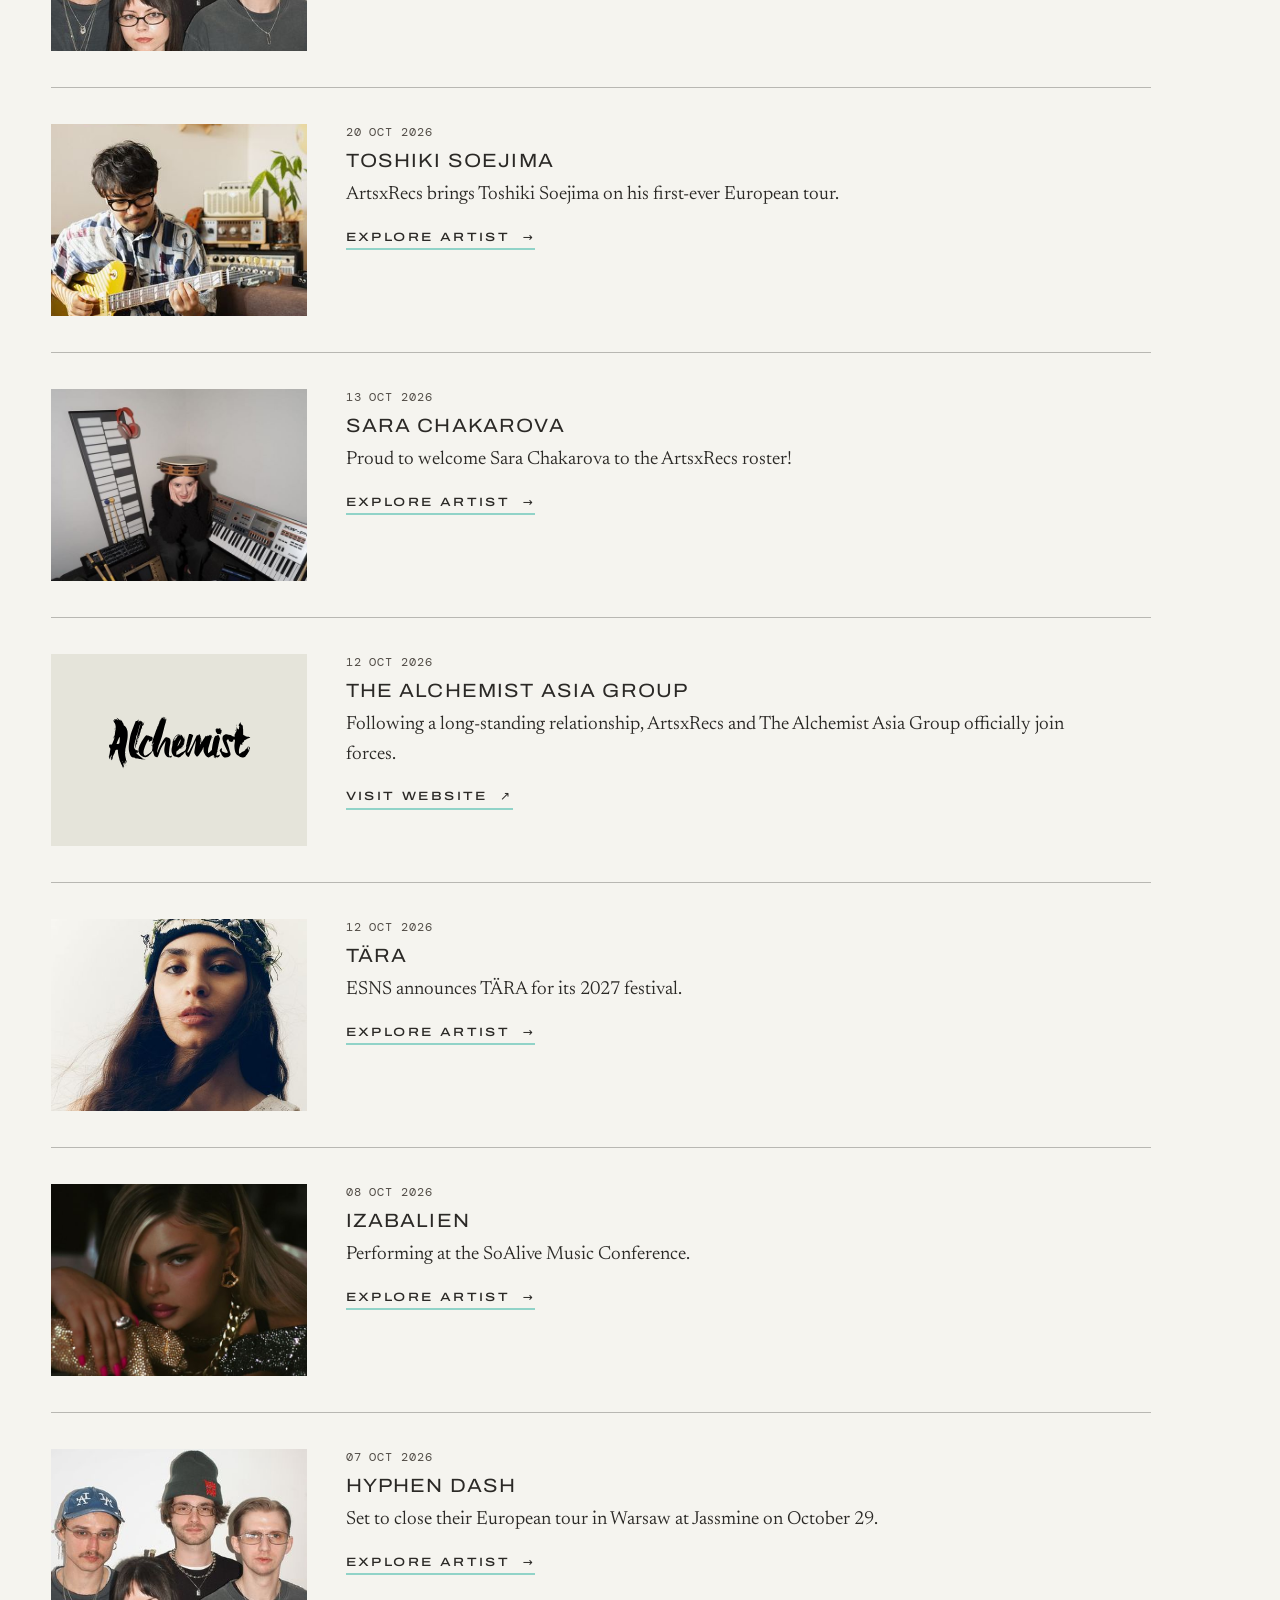
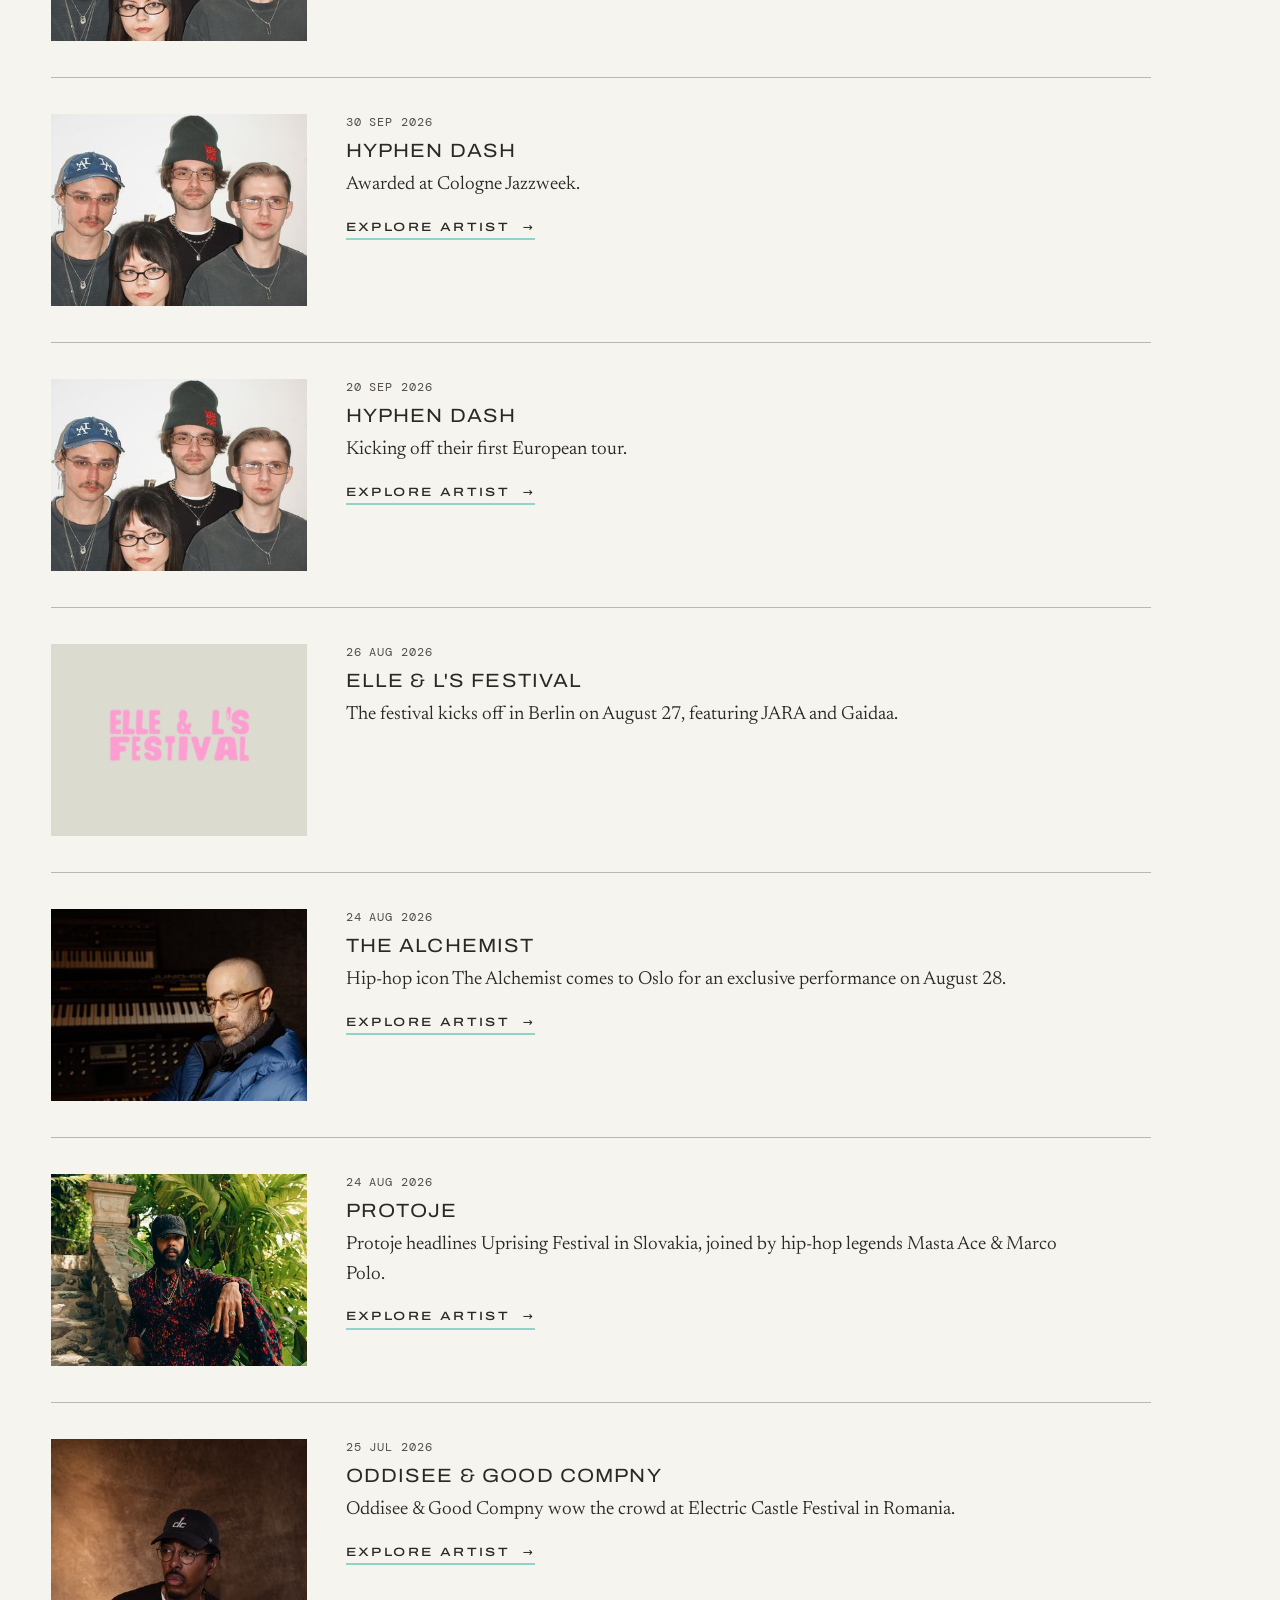
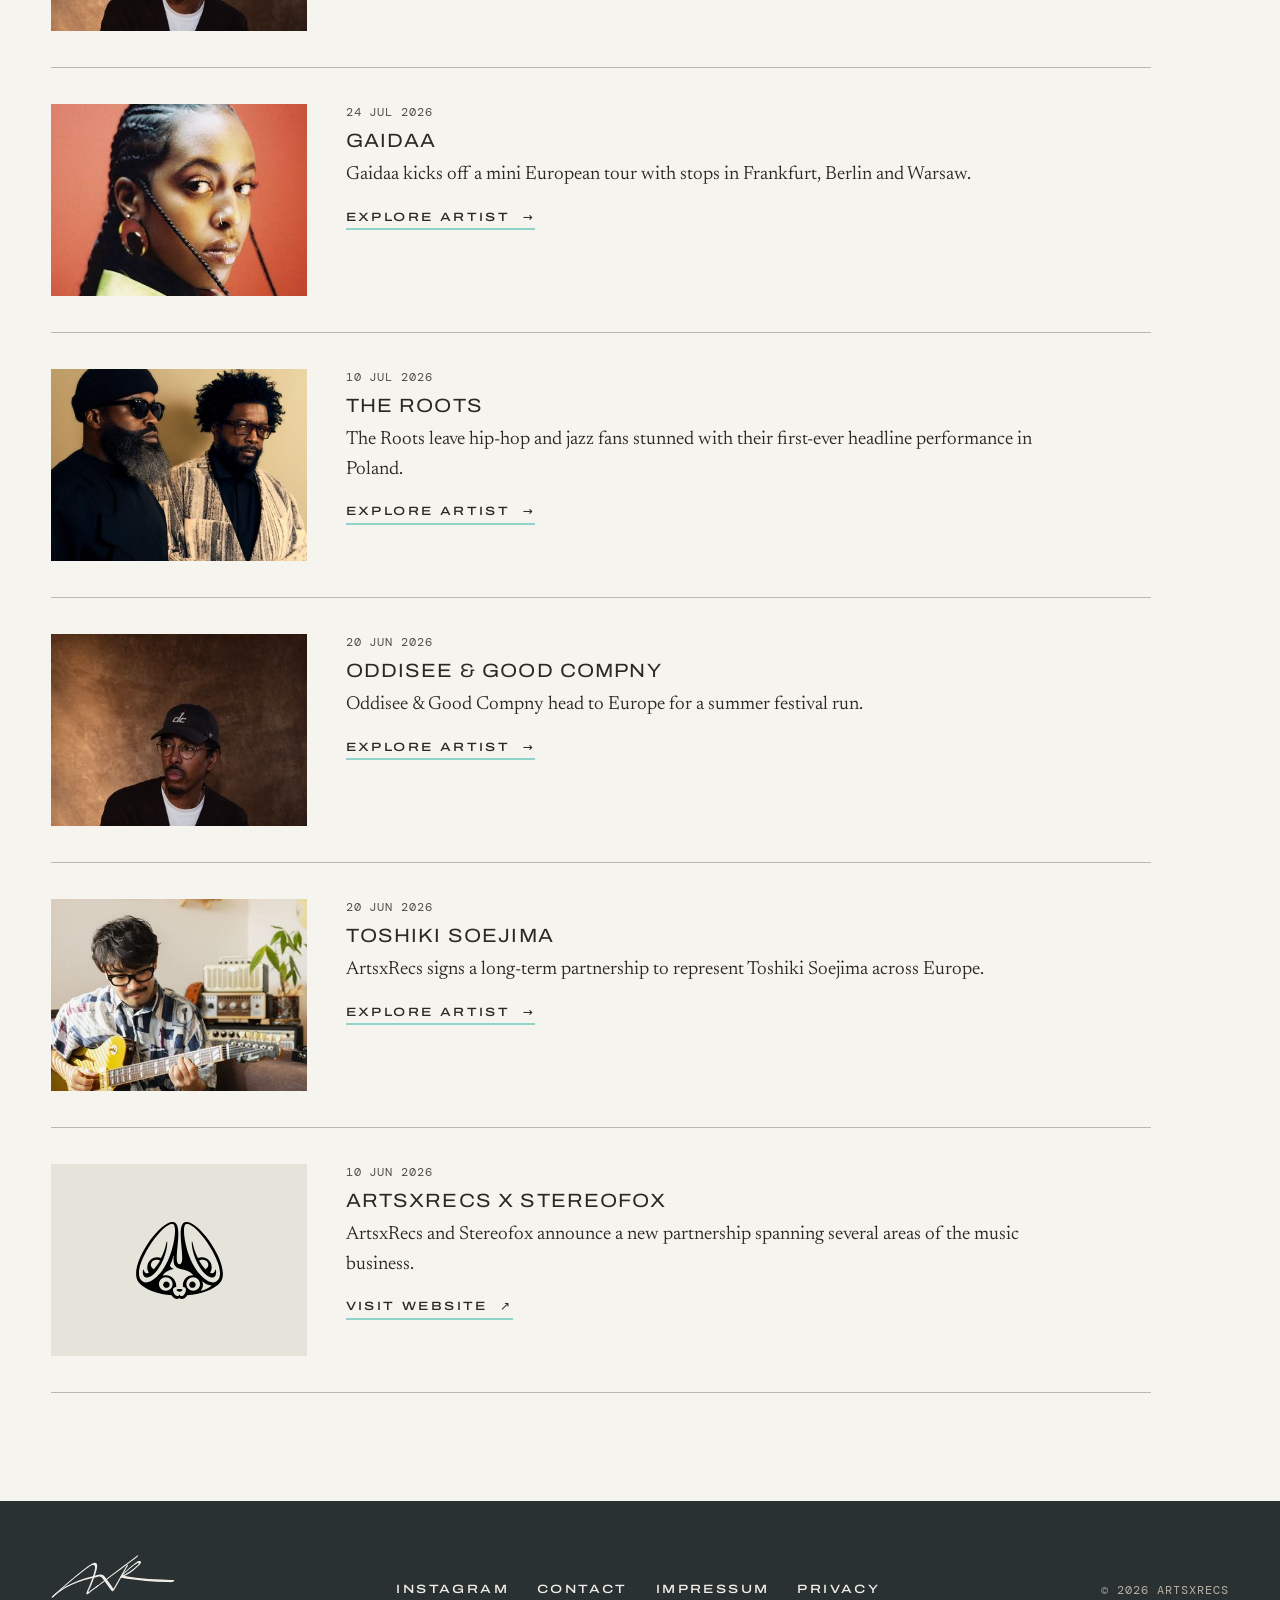
<file: news.html>
<!doctype html>
<html lang="en">
<head>
  <meta charset="utf-8">
  <meta name="viewport" content="width=device-width, initial-scale=1">
  <title>News — ArtsxRecs</title>
  <link rel="stylesheet" href="assets/css/site.css?v=140">
</head>
<body data-page="news">
  <header class="site-header">
    <nav class="nav" aria-label="Main">
      <a class="caps" data-nav="home" href="index.html">Home</a>
      <a class="caps" data-nav="artists" href="artists.html">Artists</a>
      <a class="caps" data-nav="news" href="news.html">News</a>
      <a class="caps" data-nav="about" href="about.html">About</a>
      <a class="caps" data-nav="events" href="events.html">Events</a>
    </nav>
  </header>

  <main class="page">
    <div class="page-head">
      <h1 class="display page-title reveal">News</h1>
    </div>
    <ol class="news-feed" id="news"></ol>
  </main>

  <footer class="site-footer">
    <div>
      <a class="footer-mark" href="index.html" aria-label="ArtsxRecs home"></a>
    </div>
    <div class="footer-links caps">
      <a href="https://www.instagram.com/artsxrecs/" target="_blank" rel="noopener">Instagram</a>
      <a href="about.html#contact">Contact</a>
      <a href="impressum.html">Impressum</a>
      <a href="privacy.html">Privacy</a>
    </div>
    <p class="label footer-copy">© <span data-year>2026</span> ArtsxRecs</p>
  </footer>

  <script src="assets/js/site.js?v=140"></script>
</body>
</html>
</file>
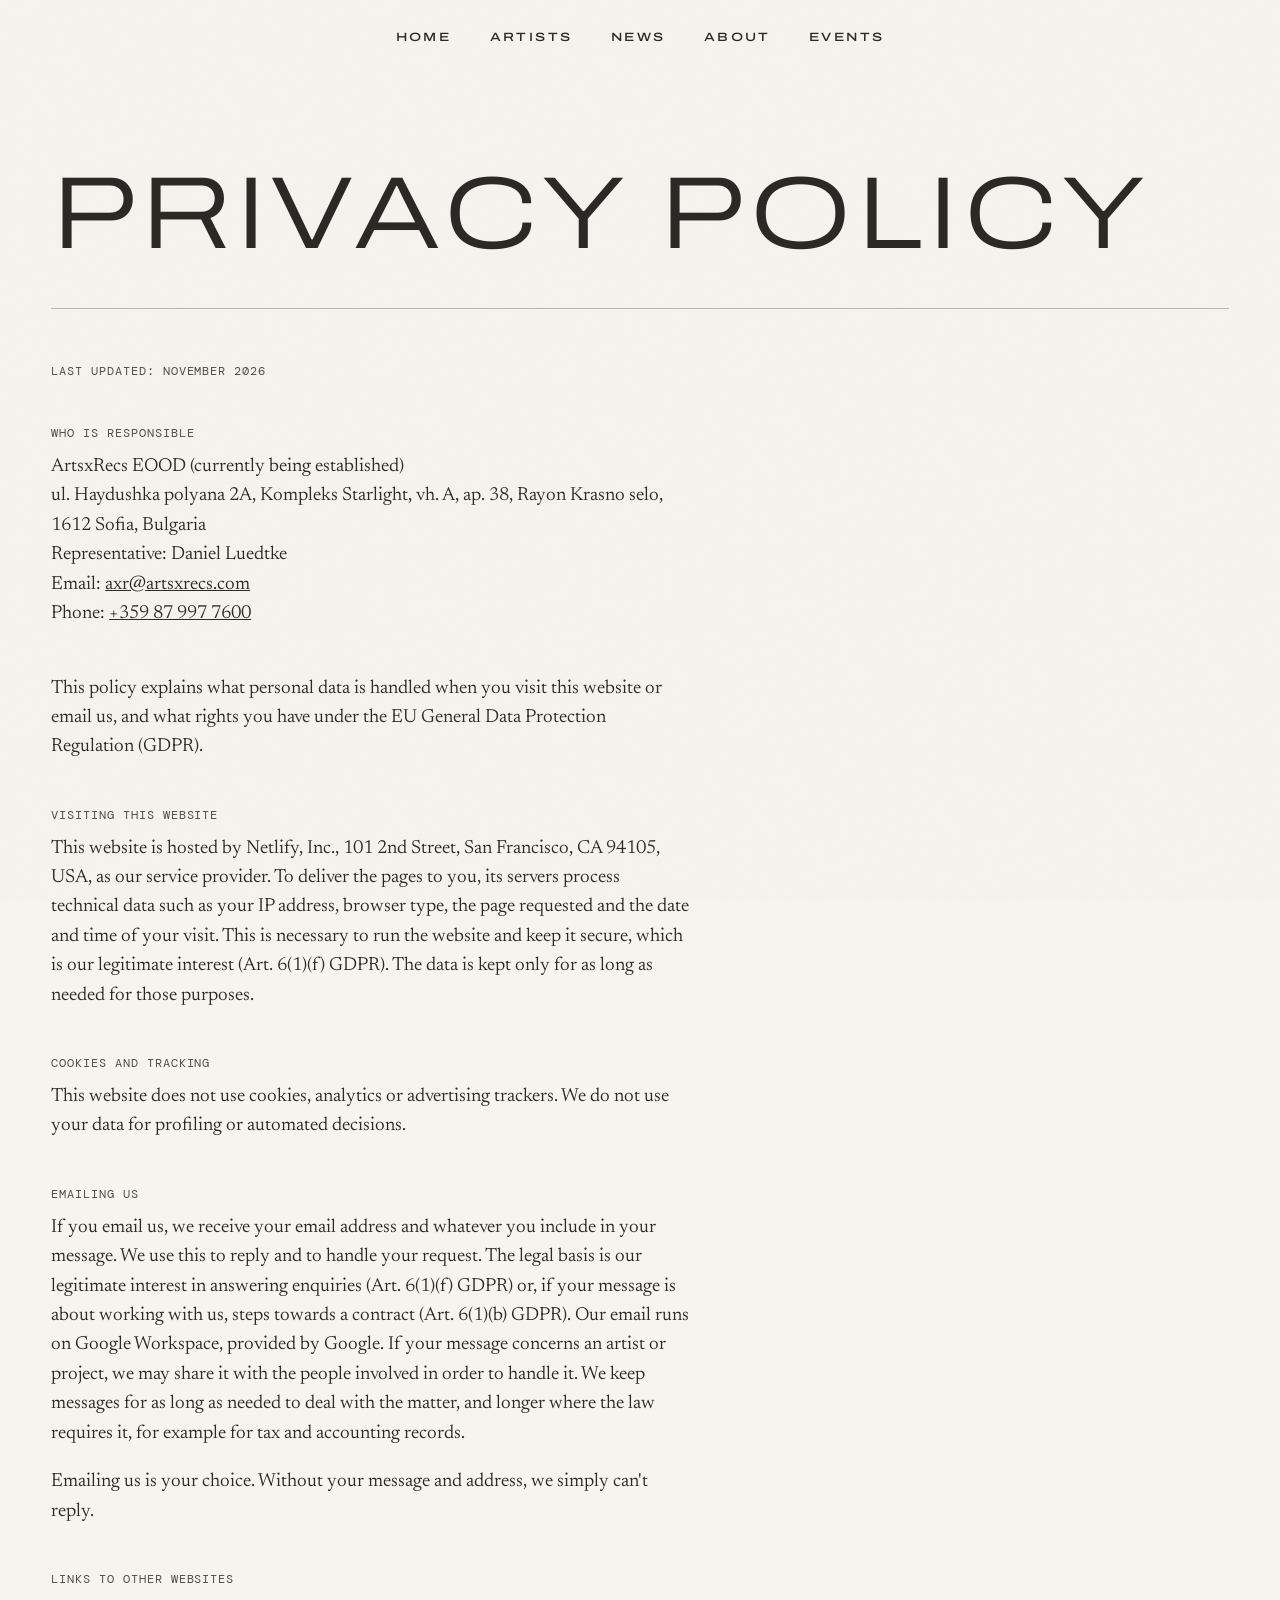
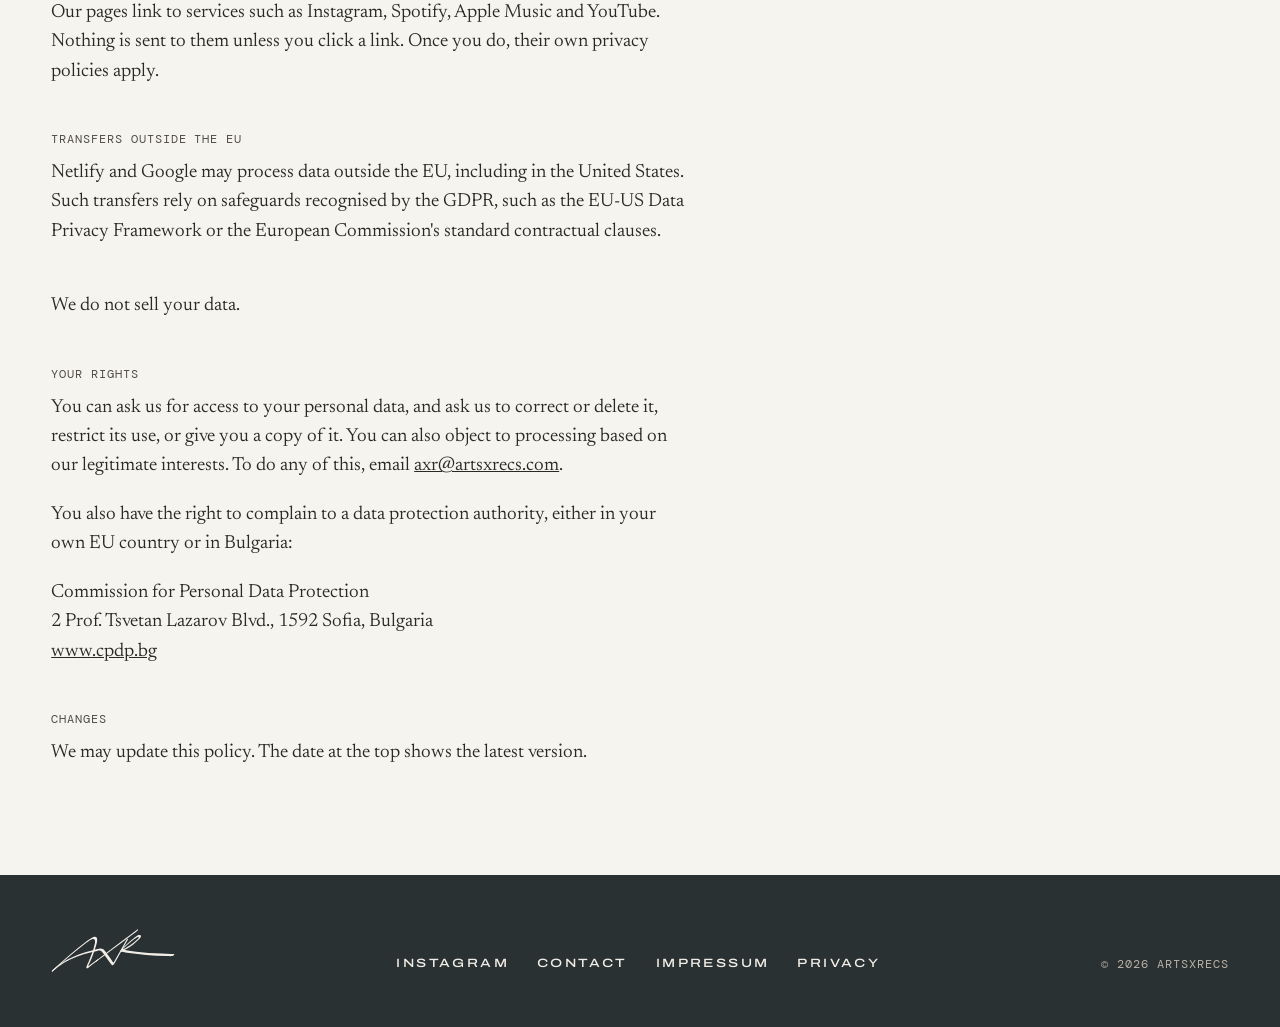
<file: privacy.html>
<!doctype html>
<html lang="en">
<head>
  <meta charset="utf-8">
  <meta name="viewport" content="width=device-width, initial-scale=1">
  <title>Privacy Policy — ArtsxRecs</title>
  <link rel="stylesheet" href="assets/css/site.css?v=140">
</head>
<body data-page="privacy">
  <header class="site-header">
    <nav class="nav" aria-label="Main">
      <a class="caps" data-nav="home" href="index.html">Home</a>
      <a class="caps" data-nav="artists" href="artists.html">Artists</a>
      <a class="caps" data-nav="news" href="news.html">News</a>
      <a class="caps" data-nav="about" href="about.html">About</a>
      <a class="caps" data-nav="events" href="events.html">Events</a>
    </nav>
  </header>

  <main class="page">
    <div class="page-head">
      <h1 class="display page-title reveal">Privacy Policy</h1>
    </div>

    <!-- Text approved by the client and their lawyer, 2026-11-14. Change only with their OK. -->
    <div class="legal">
      <p class="label">Last updated: November 2026</p>

      <section>
        <h2 class="label">Who is responsible</h2>
        <address>
          ArtsxRecs EOOD (currently being established)<br>
          ul. Haydushka polyana 2A, Kompleks Starlight, vh. A, ap. 38, Rayon Krasno selo, 1612 Sofia, Bulgaria<br>
          Representative: Daniel Luedtke<br>
          Email: <a href="mailto:axr@artsxrecs.com">axr@artsxrecs.com</a><br>
          Phone: <a href="tel:+359879977600">+359 87 997 7600</a>
        </address>
      </section>

      <p>This policy explains what personal data is handled when you visit this website or email us, and what rights you have under the EU General Data Protection Regulation (GDPR).</p>

      <section>
        <h2 class="label">Visiting this website</h2>
        <p>This website is hosted by Netlify, Inc., 101 2nd Street, San Francisco, CA 94105, USA, as our service provider. To deliver the pages to you, its servers process technical data such as your IP address, browser type, the page requested and the date and time of your visit. This is necessary to run the website and keep it secure, which is our legitimate interest (Art. 6(1)(f) GDPR). The data is kept only for as long as needed for those purposes.</p>
      </section>

      <section>
        <h2 class="label">Cookies and tracking</h2>
        <p>This website does not use cookies, analytics or advertising trackers. We do not use your data for profiling or automated decisions.</p>
      </section>

      <section>
        <h2 class="label">Emailing us</h2>
        <p>If you email us, we receive your email address and whatever you include in your message. We use this to reply and to handle your request. The legal basis is our legitimate interest in answering enquiries (Art. 6(1)(f) GDPR) or, if your message is about working with us, steps towards a contract (Art. 6(1)(b) GDPR). Our email runs on Google Workspace, provided by Google. If your message concerns an artist or project, we may share it with the people involved in order to handle it. We keep messages for as long as needed to deal with the matter, and longer where the law requires it, for example for tax and accounting records.</p>
        <p>Emailing us is your choice. Without your message and address, we simply can't reply.</p>
      </section>

      <section>
        <h2 class="label">Links to other websites</h2>
        <p>Our pages link to services such as Instagram, Spotify, Apple Music and YouTube. Nothing is sent to them unless you click a link. Once you do, their own privacy policies apply.</p>
      </section>

      <section>
        <h2 class="label">Transfers outside the EU</h2>
        <p>Netlify and Google may process data outside the EU, including in the United States. Such transfers rely on safeguards recognised by the GDPR, such as the EU-US Data Privacy Framework or the European Commission's standard contractual clauses.</p>
      </section>

      <p>We do not sell your data.</p>

      <section>
        <h2 class="label">Your rights</h2>
        <p>You can ask us for access to your personal data, and ask us to correct or delete it, restrict its use, or give you a copy of it. You can also object to processing based on our legitimate interests. To do any of this, email <a href="mailto:axr@artsxrecs.com">axr@artsxrecs.com</a>.</p>
        <p>You also have the right to complain to a data protection authority, either in your own EU country or in Bulgaria:</p>
        <address>
          Commission for Personal Data Protection<br>
          2 Prof. Tsvetan Lazarov Blvd., 1592 Sofia, Bulgaria<br>
          <a href="https://www.cpdp.bg" target="_blank" rel="noopener">www.cpdp.bg</a>
        </address>
      </section>

      <section>
        <h2 class="label">Changes</h2>
        <p>We may update this policy. The date at the top shows the latest version.</p>
      </section>
    </div>
  </main>

  <footer class="site-footer">
    <div>
      <a class="footer-mark" href="index.html" aria-label="ArtsxRecs home"></a>
    </div>
    <div class="footer-links caps">
      <a href="https://www.instagram.com/artsxrecs/" target="_blank" rel="noopener">Instagram</a>
      <a href="about.html#contact">Contact</a>
      <a href="impressum.html">Impressum</a>
      <a href="privacy.html">Privacy</a>
    </div>
    <p class="label footer-copy">© <span data-year>2026</span> ArtsxRecs</p>
  </footer>

  <script src="assets/js/site.js?v=140"></script>
</body>
</html>
</file>
<file: assets/css/site.css>
/* ArtsxRecs — draft v1
   One palette, one type system, every page. Tone shifts between pages are deliberately small. */

/* ---------- Fonts ----------
   Served from this site (assets/fonts), not from Google: the privacy policy says visits go to Netlify only.
   Archivo, DM Mono, Newsreader (SIL Open Font License), latin + latin-ext files as Google Fonts cuts them. */

/* latin-ext */
@font-face {
  font-family: 'Archivo';
  font-style: normal;
  font-weight: 200 600;
  font-stretch: 62% 125%;
  font-display: swap;
  src: url(../fonts/archivo-latin-ext.woff2) format('woff2');
  unicode-range: U+0100-02BA, U+02BD-02C5, U+02C7-02CC, U+02CE-02D7, U+02DD-02FF, U+0304, U+0308, U+0329, U+1D00-1DBF, U+1E00-1E9F, U+1EF2-1EFF, U+2020, U+20A0-20AB, U+20AD-20C4, U+2113, U+2C60-2C7F, U+A720-A7FF;
}
/* latin */
@font-face {
  font-family: 'Archivo';
  font-style: normal;
  font-weight: 200 600;
  font-stretch: 62% 125%;
  font-display: swap;
  src: url(../fonts/archivo-latin.woff2) format('woff2');
  unicode-range: U+0000-00FF, U+0131, U+0152-0153, U+02BB-02BC, U+02C6, U+02DA, U+02DC, U+0304, U+0308, U+0329, U+2000-206F, U+20AC, U+2122, U+2191, U+2193, U+2212, U+2215, U+FEFF, U+FFFD;
}
/* latin-ext */
@font-face {
  font-family: 'DM Mono';
  font-style: normal;
  font-weight: 400;
  font-display: swap;
  src: url(../fonts/dm-mono-latin-ext.woff2) format('woff2');
  unicode-range: U+0100-02BA, U+02BD-02C5, U+02C7-02CC, U+02CE-02D7, U+02DD-02FF, U+0304, U+0308, U+0329, U+1D00-1DBF, U+1E00-1E9F, U+1EF2-1EFF, U+2020, U+20A0-20AB, U+20AD-20C4, U+2113, U+2C60-2C7F, U+A720-A7FF;
}
/* latin */
@font-face {
  font-family: 'DM Mono';
  font-style: normal;
  font-weight: 400;
  font-display: swap;
  src: url(../fonts/dm-mono-latin.woff2) format('woff2');
  unicode-range: U+0000-00FF, U+0131, U+0152-0153, U+02BB-02BC, U+02C6, U+02DA, U+02DC, U+0304, U+0308, U+0329, U+2000-206F, U+20AC, U+2122, U+2191, U+2193, U+2212, U+2215, U+FEFF, U+FFFD;
}
/* latin-ext */
@font-face {
  font-family: 'Newsreader';
  font-style: italic;
  font-weight: 300 500;
  font-display: swap;
  src: url(../fonts/newsreader-italic-latin-ext.woff2) format('woff2');
  unicode-range: U+0100-02BA, U+02BD-02C5, U+02C7-02CC, U+02CE-02D7, U+02DD-02FF, U+0304, U+0308, U+0329, U+1D00-1DBF, U+1E00-1E9F, U+1EF2-1EFF, U+2020, U+20A0-20AB, U+20AD-20C4, U+2113, U+2C60-2C7F, U+A720-A7FF;
}
/* latin */
@font-face {
  font-family: 'Newsreader';
  font-style: italic;
  font-weight: 300 500;
  font-display: swap;
  src: url(../fonts/newsreader-italic-latin.woff2) format('woff2');
  unicode-range: U+0000-00FF, U+0131, U+0152-0153, U+02BB-02BC, U+02C6, U+02DA, U+02DC, U+0304, U+0308, U+0329, U+2000-206F, U+20AC, U+2122, U+2191, U+2193, U+2212, U+2215, U+FEFF, U+FFFD;
}
/* latin-ext */
@font-face {
  font-family: 'Newsreader';
  font-style: normal;
  font-weight: 300 500;
  font-display: swap;
  src: url(../fonts/newsreader-latin-ext.woff2) format('woff2');
  unicode-range: U+0100-02BA, U+02BD-02C5, U+02C7-02CC, U+02CE-02D7, U+02DD-02FF, U+0304, U+0308, U+0329, U+1D00-1DBF, U+1E00-1E9F, U+1EF2-1EFF, U+2020, U+20A0-20AB, U+20AD-20C4, U+2113, U+2C60-2C7F, U+A720-A7FF;
}
/* latin */
@font-face {
  font-family: 'Newsreader';
  font-style: normal;
  font-weight: 300 500;
  font-display: swap;
  src: url(../fonts/newsreader-latin.woff2) format('woff2');
  unicode-range: U+0000-00FF, U+0131, U+0152-0153, U+02BB-02BC, U+02C6, U+02DA, U+02DC, U+0304, U+0308, U+0329, U+2000-206F, U+20AC, U+2122, U+2191, U+2193, U+2212, U+2215, U+FEFF, U+FFFD;
}

:root {
  --charcoal: #2b2926;
  --ink-soft: #524d47;      /* secondary text, passes AA on stone + cream */
  --warm-grey: #8a837a;     /* decorative only (rules, placeholders) */
  --stone-deep: #c3bbae;
  --stone: #cfc8bc;
  --cream: #e4ded3;
  --off-white: #f2eee7;
  --paper: #f5f2ec;         /* light text on charcoal */
  --main: #f5f4ef;          /* off-white: "close to white, but not white" (client, 2026-10-22), same family as their Soft Ivory */
  --main-deep: #e5e4da;     /* Soft Ivory from their palette: the second shade, for bands and tiles */
  --mint: #91d3c8;          /* Mint from their palette (the client's "Tiffany blue"): accents only */
  --anthracite: #293133;    /* cool dark grey the client asked for: dark bands, panels, footer */
  --grey: #a3a8a7;          /* anthracite grey: the glow under the About photo */
  --grey-soft: #e2e2de;     /* softer still: panels that add a little depth (About) */

  --line: rgba(43, 41, 38, 0.3);
  --page: var(--main);
  --hero-bg: var(--main);

  --f-display: 'Archivo', system-ui, sans-serif;
  --f-text: 'Newsreader', Georgia, serif;
  --f-mono: 'DM Mono', ui-monospace, monospace;
  --f-sign: 'Mrs Saint Delafield', cursive;

  --gutter: clamp(16px, 4vw, 56px);
  --header-h: 76px;
  --ease: cubic-bezier(0.22, 0.61, 0.36, 1);
}

body[data-page='home']    { --page: var(--hero-bg); }

*, *::before, *::after { box-sizing: border-box; }

html { -webkit-text-size-adjust: 100%; }

body {
  margin: 0;
  min-height: 100vh;
  display: flex;
  flex-direction: column;
  background: var(--page);
  color: var(--charcoal);
  font-family: var(--f-text);
  font-size: 19px;
  line-height: 1.55;
  font-weight: 380;
  -webkit-font-smoothing: antialiased;
  text-rendering: optimizeLegibility;
}

/* Paper grain over every page: the one texture the whole site shares. */
body::after {
  content: '';
  position: fixed;
  inset: 0;
  pointer-events: none;
  z-index: 50;
  opacity: 0.12; /* barely there: stronger grain greys out the off-white */
  mix-blend-mode: multiply;
  background-image: url("data:image/svg+xml,%3Csvg xmlns='http://www.w3.org/2000/svg' width='180' height='180'%3E%3Cfilter id='n'%3E%3CfeTurbulence type='fractalNoise' baseFrequency='.85' numOctaves='2' stitchTiles='stitch'/%3E%3CfeColorMatrix values='0 0 0 0 .17 0 0 0 0 .16 0 0 0 0 .15 0 0 0 .22 0'/%3E%3C/filter%3E%3Crect width='100%25' height='100%25' filter='url(%23n)'/%3E%3C/svg%3E");
}

a { color: inherit; }
img { display: block; max-width: 100%; }

:focus-visible {
  outline: 1px solid var(--charcoal);
  outline-offset: 4px;
}

.visually-hidden {
  position: absolute; width: 1px; height: 1px; overflow: hidden;
  clip: rect(0 0 0 0); white-space: nowrap;
}

/* ---------- Type roles ---------- */

.label {
  font-family: var(--f-mono);
  font-size: 12px;
  line-height: 1.4;
  font-weight: 400;
  letter-spacing: 0.08em;
  text-transform: uppercase;
  color: var(--ink-soft);
}

.display {
  font-family: var(--f-display);
  font-stretch: 125%;
  font-weight: 300;
  text-transform: uppercase;
  letter-spacing: 0.03em;
  line-height: 0.95;
  margin: 0;
}

.caps {
  font-family: var(--f-display);
  font-stretch: 125%;
  font-weight: 500;
  font-size: 12px;
  letter-spacing: 0.2em;
  text-transform: uppercase;
}

/* ---------- Header ---------- */

.site-header {
  position: sticky;
  top: 0;
  z-index: 40;
  height: var(--header-h);
  padding: 0 var(--gutter);
  display: flex;
  align-items: center;
  justify-content: center;
  background: color-mix(in srgb, var(--page) 86%, transparent);
  backdrop-filter: blur(10px);
  -webkit-backdrop-filter: blur(10px);
  border-bottom: 1px solid transparent;
  view-transition-name: site-header;
}

body[data-page='home'] .site-header {
  position: fixed;
  left: 0;
  right: 0;
  background: transparent;
  backdrop-filter: none;
  -webkit-backdrop-filter: none;
}

/* Home and Events start with a clear header; once content scrolls under it, it frosts over
   (site.js adds .is-scrolled), so the logo and lists never show through the menu. */
.site-header { transition: background-color 0.3s ease, backdrop-filter 0.3s ease, border-color 0.3s ease; }

body[data-page='home'] .site-header.is-scrolled,
body[data-page='events'] .site-header.is-scrolled {
  background: color-mix(in srgb, var(--main) 86%, transparent);
  backdrop-filter: blur(10px);
  -webkit-backdrop-filter: blur(10px);
  border-bottom-color: var(--line);
}

.nav {
  display: flex;
  gap: clamp(18px, 3vw, 44px);
}

.nav a {
  text-decoration: none;
  padding: 6px 0;
  background: linear-gradient(var(--mint), var(--mint)) left bottom / 0 2px no-repeat; /* mint: the current page */
  transition: background-size 0.35s var(--ease), color 0.3s ease;
}

.nav a:hover,
.nav a[aria-current='page'] { background-size: 100% 2px; }

@media (max-width: 560px) {
  :root { --header-h: 64px; }
  .nav { gap: 24px; }
  .nav a.caps { font-size: 11px; letter-spacing: 0.14em; }
}

/* Five menu items since News: they tighten on phones so they never run edge to edge. */
@media (max-width: 440px) {
  .nav { gap: 16px; }
  .nav a.caps { font-size: 10px; letter-spacing: 0.1em; }
}

@media (max-width: 350px) {
  .nav { gap: 11px; }
  .nav a.caps { font-size: 9.5px; letter-spacing: 0.08em; }
}

/* ---------- Page scaffolding ---------- */

main { flex: 1; }

.page {
  padding: clamp(48px, 10vh, 120px) var(--gutter) clamp(72px, 12vh, 140px);
}

.page-head {
  display: flex;
  flex-wrap: wrap;
  align-items: flex-end;
  justify-content: space-between;
  gap: 24px 48px;
  padding-bottom: clamp(28px, 5vh, 48px);
  margin-bottom: clamp(32px, 6vh, 64px);
  border-bottom: 1px solid var(--line);
}

.page-title { font-size: clamp(2.6rem, 8vw, 7rem); }
/* Small phones: "IMPRESSUM" at the 2.6rem minimum is wider than a 320px screen. */
@media (max-width: 380px) { .page-title { font-size: min(2.6rem, 10.8vw); } }

/* Tabs: Current | Past, Upcoming | Past */
.tabs { display: flex; gap: 28px; }

.tab {
  appearance: none;
  border: 0;
  background: none;
  color: var(--ink-soft);
  cursor: pointer;
  padding: 6px 0;
  background-image: linear-gradient(var(--mint), var(--mint)); /* mint: the selected tab, a small constant touch of their colour */
  background-repeat: no-repeat;
  background-position: left bottom;
  background-size: 0 1px;
  transition: color 0.25s, background-size 0.35s var(--ease);
}

.tab:hover { color: var(--charcoal); }
.tab[aria-selected='true'] { color: var(--charcoal); background-size: 100% 2px; }
.tab sup { font-family: var(--f-mono); font-size: 10px; letter-spacing: 0; margin-left: 4px; }

/* ---------- Buttons & links ---------- */

.button {
  display: inline-flex;
  align-items: center;
  gap: 14px;
  padding: 17px 26px 16px;
  border: 1px solid var(--charcoal);
  background: var(--charcoal);
  color: var(--paper);
  text-decoration: none;
  transition: background-color 0.3s var(--ease), color 0.3s var(--ease);
}

.button .arrow { transition: transform 0.3s var(--ease); }
/* Mint only on hover: one of the small places their colour shows up. */
.button:hover { background: var(--mint); border-color: var(--mint); color: var(--anthracite); }
.button:hover .arrow { transform: translateX(5px); }

/* Mint underline, like the menu: artist links, "All news", the contact links. */
.text-link {
  text-decoration: none;
  background: linear-gradient(var(--mint), var(--mint)) left bottom / 100% 2px no-repeat;
  padding-bottom: 3px;
  transition: background-size 0.35s var(--ease);
}
.text-link:hover { background-size: 0 2px; background-position: right bottom; }

/* ---------- Home ---------- */

.hero {
  position: relative;
  height: 78svh; /* not the full screen: what comes next peeks in, so people scroll */
  min-height: 600px;
  overflow: hidden;
  display: grid;
  place-items: center;
}

/* Homepage: their anthracite glowing down from the top edge into the off-white (client: grey instead
   of the mint, then "darker"; Anna: from the anthracite itself). It has faded out by the bottom edge, so
   there is no seam with the section below. After the 21st.dev "Gradient Backgrounds" example, turned
   upside down. */
body[data-page='home'] .hero {
  background: radial-gradient(125% 125% at 50% 100%, var(--main) 40%, var(--anthracite) 100%);
}

/* Over the dark top of the homepage the menu is off-white; once the page scrolls under the frosted bar
   it turns dark again. */
body[data-page='home'] .site-header:not(.is-scrolled) .nav a { color: var(--off-white); }

/* Their logo (signature + ARTSXRECS), still and sharp. */
/* Logo and the waveform, stacked in the middle of the hero. */
.hero-center {
  --logo-w: min(clamp(260px, 40vw, 640px), 70vh);
  display: flex;
  flex-direction: column;
  align-items: center;
  text-align: center;
  transform: translateY(-2vh);
}

.hero-logo {
  margin: 0;
  width: var(--logo-w);
}

/* A waveform whose played part runs along it, like a track playing non-stop (after the 21st.dev
   "Waveform Player"). Visual only, no sound; site.js draws the bars. */
.hero-wave {
  display: none; /* removed from the homepage at the client's request; only the ?hero=bare draft shows it */
  width: var(--logo-w);
  margin-top: clamp(30px, 6vh, 60px);
}

.wave { position: relative; height: 34px; }

.wave-bars {
  position: absolute;
  inset: 0;
  display: flex;
  align-items: center;
  justify-content: space-between;
}

.wave-bars i {
  width: 2px;
  height: var(--h);
  border-radius: 1px;
  background: rgba(41, 49, 51, 0.22);
  animation: wave-live 1.5s ease-in-out var(--d) infinite alternate;
}

.wave-played { clip-path: inset(0 100% 0 0); animation: wave-play var(--pass, 8s) linear infinite; }
.wave-played i { background: var(--anthracite); }


@keyframes wave-live { from { transform: scaleY(0.55); } to { transform: scaleY(1); } }
/* One pass takes 8 s; at the end the played part fades out and it starts again
   (site.js gives the bars a new shape each pass, like the next track coming on). */
@keyframes wave-play {
  0% { clip-path: inset(0 100% 0 0); opacity: 1; }
  95% { clip-path: inset(0 0 0 0); opacity: 1; }
  100% { clip-path: inset(0 0 0 0); opacity: 0; }
}

@media (prefers-reduced-motion: reduce) {
  .wave-bars i, .wave-played { animation: none !important; }
  .wave-played { clip-path: inset(0 60% 0 0); }
}

/* Alternative homepage to offer the client (?hero=name | bare, set by site.js): ARTSXRECS and the
   waveform in the centre. In "name" the signature still writes itself, but huge and faint behind
   them; in "bare" it is gone (the h1 stays for screen readers). */
html[data-hero] .hero-center {
  --logo-w: min(clamp(300px, 56vw, 980px), 110vh);
  transform: none;
}

.hero-name {
  position: relative;
  z-index: 1;
  width: var(--logo-w);
  opacity: 0;
  animation: name-in 2.4s cubic-bezier(0.25, 0.1, 0.25, 1) 0.1s forwards; /* comes into focus, softly */
}

@keyframes name-in {
  from { opacity: 0; filter: blur(10px); }
  to { opacity: 1; filter: blur(0); }
}

/* No pen to wait for here: the waveform comes in almost at once, the list soon after. */
html[data-hero] .hero-wave.reveal { animation-delay: 0.5s; }
html[data-hero] .hero-copy .reveal { animation-delay: 1.1s; }

.hero-name svg {
  display: block;
  width: 100%;
  height: auto;
  overflow: visible;
  fill: #000;
  stroke: #000;
  stroke-width: 1.1;
  stroke-linejoin: miter;
  stroke-miterlimit: 2;
}

html[data-hero] .hero-wave { position: relative; z-index: 1; }
html[data-hero='bare'] .hero-wave { display: block; }
html[data-hero='name'] .hero-wave { display: none; } /* here the name stands alone on the signature */

html[data-hero='name'] .hero-logo {
  position: absolute;
  left: 50%;
  top: 50%;
  z-index: 0;
  width: min(98vw, 1700px);
  translate: -50% -36%; /* centres the signature itself (it fills the top 72% of its box) */
  opacity: 0.09;
  pointer-events: none;
}

html[data-hero='name'] .hero-logo .sig-word { display: none; }

html[data-hero='bare'] .hero-logo {
  position: absolute;
  width: 1px;
  height: 1px;
  overflow: hidden;
  clip: rect(0 0 0 0);
}

@media (max-width: 720px) {
  html[data-hero] .hero-center { --logo-w: 84vw; }
  html[data-hero='name'] .hero-logo { width: 118vw; }
}

/* In the version without the big signature (?hero=bare): their signature, small and still, with the
   tagline, in the bottom-right corner, opposite the list. */
.hero-mark { display: none; }

html[data-hero='bare'] .hero-mark {
  display: flex;
  flex-direction: column;
  align-items: flex-end;
  gap: 10px;
  position: absolute;
  right: var(--gutter);
  bottom: clamp(28px, 7vh, 72px);
}

html[data-hero='bare'] .hero-mark img { width: clamp(110px, 11vw, 190px); height: auto; }
html[data-hero='bare'] .hero-mark .label { margin: 0; }
html[data-hero='bare'] .hero-mark.reveal { animation-delay: 1.1s; }

@media (max-width: 720px) {
  html[data-hero='bare'] .hero-mark img { width: 96px; }
  html[data-hero='bare'] .hero-mark .label { max-width: 9em; text-align: right; } /* one word a line, clear of the list */
}

.hero-logo img { width: 100%; height: auto; }

/* Signing (assets/js/signing.js): the signature writes itself on a canvas, letter by letter,
   while ARTSXRECS fades in underneath. At the end their untouched logo file fades over it.
   Without JS or with reduced motion, the finished logo shows straight away. */
.signing { position: relative; display: block; width: 100%; }

.sig-final,
.sig-canvas {
  position: absolute;
  left: 0;
  top: 0;
  width: 100%;
  height: var(--mark-h);
}

.sig-canvas { display: none; }
.sig-word { position: absolute; height: auto; }

.signing.is-signing .sig-canvas { display: block; }
.signing.is-signing .sig-final { opacity: 0; transition: opacity 0.25s ease; }
.signing.is-signing .sig-word { opacity: 0; animation: fade-in 1.4s ease 0.15s forwards; }
.signing.is-signed .sig-final { opacity: 1; }

@keyframes fade-in { to { opacity: 1; } }

/* ARTSXRECS in the weight of their bold logo (black_bold_on_white.png): the designer's letters,
   thickened by an outline (SVG units; matches the bold file's stem-to-height ratio of ~0.17). */
.sig-word { display: block; fill: #000; stroke: #000; stroke-width: 1.1; stroke-linejoin: miter; stroke-miterlimit: 2; overflow: visible; }

/* Version 2 (index.html?intro=fade): the signature fades in very slowly out of a soft blur, and the
   letters of ARTSXRECS are pulled in from both screen edges and snap together (X stays put). */
.signing[data-intro='fade'] .sig-canvas { display: none; }

.signing[data-intro='fade'] .sig-final {
  opacity: 0;
  filter: blur(10px);
  animation: sig-fade 4.5s cubic-bezier(0.33, 0, 0.2, 1) 0.3s forwards;
}

/* ARTSXRECS: hidden until signing.js pulls the letters together from the screen edges. */
.signing[data-intro='fade'] .wm { opacity: 0; }

@keyframes sig-fade { to { opacity: 1; filter: blur(0); } }

@media (max-width: 720px) {
  .hero-center { --logo-w: 72vw; }
  .hero-wave { width: 80vw; }
}

/* Logo effects (frosted / fluted / relief) are parked: hero.js is no longer loaded.
   The styles below stay so the effects can come back without rework. */

.hero > canvas {
  position: absolute;
  inset: 0;
  width: 100%;
  height: 100%;
  display: block;
  opacity: 0;
  transition: opacity 0.3s var(--ease);
}

/* No-WebGL fallback: the same idea in plain CSS. */
.hero-fallback {
  position: absolute;
  inset: 0;
  display: none;
  place-items: center;
  font-family: var(--f-sign);
  font-size: min(34vw, 60vh);
  line-height: 1;
  color: var(--charcoal);
  opacity: 0.5;
  filter: blur(18px);
  white-space: nowrap;
}
.no-webgl .hero-fallback { display: grid; }

/* Bottom row: what they do on the left, the way into the roster on the right. */
.hero-copy {
  position: absolute;
  left: var(--gutter);
  right: var(--gutter);
  bottom: clamp(28px, 7vh, 72px);
  display: flex;
  align-items: flex-end;
  justify-content: space-between;
  gap: 24px;
}

/* Half-transparent charcoal; solid on hover. 62% keeps the white text readable (AA). */
.hero .button {
  background: rgba(43, 41, 38, 0.62);
  border-color: transparent;
  color: var(--paper);
  -webkit-backdrop-filter: blur(6px);
  backdrop-filter: blur(6px);
}

.hero .button:hover { background: var(--charcoal); color: var(--paper); }

@media (max-width: 560px) {
  .hero-copy { flex-direction: column; align-items: flex-start; }
  .hero-copy .button { align-self: flex-end; }
}

.hero-name {
  font-size: clamp(2.2rem, 5.2vw, 4.6rem);
  font-weight: 400;
  letter-spacing: 0.1em;
  margin-bottom: 18px;
}

.hero-tagline {
  font-style: italic;
  font-size: clamp(1.1rem, 1.6vw, 1.35rem);
  margin: 0 0 30px;
}

.hero-areas {
  list-style: none;
  margin: 0;
  padding: 0;
}

.hero-areas li + li { margin-top: 4px; }

/* Homepage concept switcher (draft only) */
.concepts {
  position: absolute;
  top: calc(var(--header-h) + 8px);
  right: var(--gutter);
  display: flex;
  align-items: center;
  gap: 6px;
  padding: 6px 6px 6px 14px;
  border: 1px solid var(--line);
  background: color-mix(in srgb, var(--off-white) 55%, transparent);
  backdrop-filter: blur(6px);
  -webkit-backdrop-filter: blur(6px);
  z-index: 5;
}

.concepts .label { margin-right: 6px; }

.concepts button {
  appearance: none;
  border: 1px solid transparent;
  background: none;
  color: var(--ink-soft);
  font-family: var(--f-mono);
  font-size: 12px;
  padding: 6px 10px;
  cursor: pointer;
}

.concepts button:hover { color: var(--charcoal); }
.concepts button[aria-pressed='true'] { border-color: var(--charcoal); color: var(--charcoal); }

.concept-hint {
  position: absolute;
  top: calc(var(--header-h) + 62px);
  right: var(--gutter);
  max-width: 34ch;
  margin: 0;
  text-align: right;
  text-transform: none;
  letter-spacing: 0.02em;
  z-index: 5;
}

@media (max-width: 720px) {
  .concepts { left: var(--gutter); right: var(--gutter); justify-content: space-between; }
  .concepts .label { display: none; }
  .concept-hint { left: var(--gutter); text-align: left; }
}

/* ---------- Home: the concert photo, Recent and Past News, the band of artists ---------- */

.home-section { padding: clamp(56px, 9vh, 104px) var(--gutter); }
.home-section + .home-section { padding-top: 0; } /* Recent and Past News sit together */

.section-head {
  display: flex;
  flex-wrap: wrap;
  align-items: flex-end;
  justify-content: space-between;
  gap: 24px 48px;
  margin-bottom: clamp(36px, 6vh, 64px);
}

/* Small section titles (client: "make the lettering smaller"). */
.section-title { font-size: clamp(1.5rem, 2.6vw, 2.4rem); }
.section-head .text-link { font-size: 13px; }

/* On very wide screens the content stops growing (the photos would turn into wide strips and lose
   the heads); it sits centred instead. */
.home-section > .section-head,
.news-cards { width: min(100%, 1320px); margin-inline: auto; }
.roster-band .section-head { width: min(100%, calc(1320px + 2 * var(--gutter))); margin-inline: auto; }

/* Recent News and Past News: compact cards, three in a row. A small photo with the mint frame they
   liked, a short label, the name, their text. On phones each card is a row: photo left, text right. */
.news-cards {
  display: grid;
  grid-template-columns: repeat(3, minmax(0, 1fr));
  gap: clamp(28px, 3vw, 48px);
}

.news-card { display: flex; flex-direction: column; align-items: flex-start; gap: 10px; }

.news-card-media {
  position: relative; /* holds the initials while an artist's photo is still to come (Elmiene) */
  display: block;
  width: calc(100% - clamp(6px, 0.6vw, 10px));
  aspect-ratio: 4 / 3;
  margin-bottom: 14px;
  overflow: hidden;
  background: var(--main-deep);
  box-shadow: clamp(6px, 0.6vw, 10px) clamp(6px, 0.6vw, 10px) 0 var(--mint);
}

.news-card-media img {
  display: block;
  width: 100%;
  height: 100%;
  object-fit: cover;
  object-position: 50% 20%;
  transition: transform 0.8s var(--ease);
}

.news-card:hover .news-card-media img { transform: scale(1.04); }
.news-card-media .tile-initials { font-size: clamp(4rem, 8vw, 7rem); }

.news-card-meta { margin: 0; }

.news-card-title,
.news-title {
  margin: 0;
  font-family: var(--f-display);
  font-stretch: 112%;
  font-weight: 400;
  font-size: clamp(1.15rem, 1.5vw, 1.45rem);
  letter-spacing: 0.06em;
  line-height: 1.2;
  text-transform: uppercase;
}

.news-card-text { margin: 0; font-size: clamp(16px, 1.05vw, 18px); line-height: 1.45; }

/* A small mint tag, e.g. Oddisee: ArtsxRecs is his management. */
.news-tag {
  margin: 0;
  padding: 4px 8px 3px;
  background: color-mix(in srgb, var(--mint) 55%, transparent);
  color: var(--anthracite);
}

.news-card-link,
.news-link {
  margin-top: 4px;
  padding-bottom: 4px;
  color: var(--charcoal);
  text-decoration: none;
  background: linear-gradient(var(--mint), var(--mint)) left bottom / 100% 2px no-repeat;
}

.news-card-link .arrow,
.news-link .arrow { display: inline-block; margin-left: 6px; transition: transform 0.3s var(--ease); }
.news-card-link:hover .arrow,
.news-link:hover .arrow { transform: translateX(5px); }

@media (max-width: 720px) {
  .news-cards { grid-template-columns: minmax(0, 1fr); gap: 32px; }
  .news-card { display: grid; grid-template-columns: 38% minmax(0, 1fr); column-gap: 18px; row-gap: 6px; align-content: start; }
  .news-card > * { grid-column: 2; justify-self: start; }
  .news-card-media { grid-column: 1; grid-row: 1 / span 6; width: 100%; aspect-ratio: 4 / 5; margin: 0; box-shadow: 5px 5px 0 var(--mint); }
}

/* The band of artists: an anthracite section with the curved row of portraits (site.js). */
.roster-band {
  background: var(--anthracite);
  color: var(--paper);
  padding: clamp(80px, 13vh, 150px) 0 clamp(48px, 8vh, 96px);
}

.roster-band .section-head { padding: 0 var(--gutter); margin-bottom: 0; }

/* The button comes after the faces: centred under the curved row. */
.band-foot { display: flex; justify-content: center; padding: clamp(8px, 2vh, 24px) var(--gutter) 0; }

.button-light { background: var(--paper); border-color: var(--paper); color: var(--anthracite); }
.button-light:hover { background: var(--mint); border-color: var(--mint); color: var(--anthracite); }

.band {
  overflow: hidden;
  padding-block: clamp(28px, 5vh, 56px);
  pointer-events: none;
  -webkit-mask-image: linear-gradient(90deg, transparent, #000 8%, #000 92%, transparent);
  mask-image: linear-gradient(90deg, transparent, #000 8%, #000 92%, transparent);
}

/* A straight row of portraits drifting slowly to the left (client: straight rectangular frames, not
   the arch). The row holds the portraits twice, so when the first set has passed, the second is in
   its place and the loop never shows a seam. */
.row-track {
  display: flex;
  width: max-content;
  animation: row-drift calc(var(--n, 20) * 3s) linear infinite;
}

.band.is-paused .row-track { animation-play-state: paused; }

.row-tile {
  flex: none;
  width: clamp(140px, 15vw, 230px);
  aspect-ratio: 4 / 5;
  margin-right: clamp(12px, 1.4vw, 20px);
  overflow: hidden;
  background: #353e40;
}

.row-tile img { display: block; width: 100%; height: 100%; object-fit: cover; object-position: 50% 20%; }

@keyframes row-drift { to { transform: translateX(-50%); } }

@media (prefers-reduced-motion: reduce) {
  .row-track { animation: none !important; }
}

/* Rendered by JS further down the page: rise in gently once scrolled into view. */
.on-scroll {
  opacity: 0;
  transform: translateY(28px);
  transition: opacity 0.9s var(--ease), transform 0.9s var(--ease);
}

.on-scroll.is-in { opacity: 1; transform: none; }

@media (prefers-reduced-motion: reduce) {
  .on-scroll { transform: none; }
}

/* ---------- Artists grid ---------- */

/* Brief: "a clean grid of artist photographs", consistent sizes, names clear, subtle hover.
   Four across on desktop, three on tablets, two on phones. */
.grid {
  display: grid;
  grid-template-columns: repeat(4, minmax(0, 1fr));
  gap: clamp(28px, 4vw, 52px) clamp(14px, 2vw, 28px);
}

@media (max-width: 1100px) {
  .grid { grid-template-columns: repeat(3, minmax(0, 1fr)); }
}

@media (max-width: 720px) {
  .grid { grid-template-columns: repeat(2, minmax(0, 1fr)); }
}

.tile { text-decoration: none; display: block; }

.tile-media {
  position: relative;
  aspect-ratio: 4 / 5;
  overflow: hidden;
  background: var(--tone, var(--stone-deep));
  transition: background-color 0.4s var(--ease), box-shadow 0.35s var(--ease);
}

/* On hover the photo gets the mint frame, like the profile photos and the news cards. */
.tile:hover .tile-media,
.tile:focus-visible .tile-media { box-shadow: clamp(6px, 0.6vw, 10px) clamp(6px, 0.6vw, 10px) 0 var(--mint); }

/* Photos in colour (client: the site felt "too black and white"). */
.tile-media img {
  display: block;
  width: 100%;
  height: 100%;
  object-fit: cover;
  object-position: 50% 20%; /* a crop loses the bottom of the photo, never the heads */
  transition: transform 0.8s var(--ease);
}

.tile:hover .tile-media img { transform: scale(1.04); }

/* Placeholder until the official photo arrives: the artist's initials, cropped like a sleeve. */
.tile-initials {
  position: absolute;
  left: -0.04em;
  bottom: -0.2em;
  font-family: var(--f-display);
  font-stretch: 125%;
  font-weight: 200;
  font-size: clamp(5rem, 11vw, 9rem);
  line-height: 1;
  letter-spacing: -0.02em;
  color: var(--charcoal);
  opacity: 0.16;
  transition: transform 0.6s var(--ease), opacity 0.4s;
}

.tile:hover .tile-initials { transform: translateY(-8px); opacity: 0.26; }

.tile-name {
  margin-top: 14px;
  font-family: var(--f-display);
  font-stretch: 112%;
  font-weight: 500;
  font-size: 14px;
  letter-spacing: 0.1em;
  text-transform: uppercase;
  line-height: 1.3;
}

/* Hover: the name gets a mint underline (their brand colour as a small detail). */
.tile-name span {
  background: linear-gradient(var(--mint), var(--mint)) left bottom / 0 2px no-repeat;
  transition: background-size 0.35s var(--ease);
  padding-bottom: 3px;
}
.tile:hover .tile-name span,
.tile:focus-visible .tile-name span { background-size: 100% 2px; }

.tile .label { margin-top: 4px; display: block; }

/* Small phones: "ROLLERCOASTER" (Sunset Rollercoaster) is wider than a two-column tile at 14px. */
@media (max-width: 370px) { .tile-name { font-size: 12px; letter-spacing: 0.07em; } }

/* ---------- Artist profile ---------- */

.profile {
  display: grid;
  grid-template-columns: minmax(0, 5fr) minmax(0, 6fr);
  column-gap: clamp(32px, 6vw, 96px);
  row-gap: clamp(24px, 4vh, 40px);
  align-items: start;
}

.profile-media {
  position: sticky;
  top: calc(var(--header-h) + 24px);
}

.profile-media .tile-media { aspect-ratio: 4 / 5; }
/* A small solid mint frame behind the photo, like the shadows behind the project cards on Home. */
.profile-media .tile-media { box-shadow: clamp(10px, 1vw, 18px) clamp(10px, 1vw, 18px) 0 var(--mint); }
/* Artist profiles: their signature, blurred like on Events, in the empty space under Previous / Next.
   Part of the page (not fixed), so it only ever fills space and never sits behind the text. */
.profile-sign {
  width: min(100%, 1300px); /* the full width of the text column, centred in it */
  margin: clamp(40px, 7vh, 90px) auto 0;
  aspect-ratio: 435.79 / 152.13;
  background: url('../img/logo-mark.svg') center / contain no-repeat;
  filter: blur(6px);
  opacity: 0.22;
}
.profile-media .tile-initials { font-size: clamp(8rem, 18vw, 16rem); }

.back { grid-column: 1 / -1; justify-self: start; text-decoration: none; }
.back:hover { color: var(--charcoal); }

/* The name shrinks when its longest word (--chars, set by site.js) wouldn't fit the column,
   e.g. ROLLERCOASTER, which pushed the whole page sideways. 0.95em is about one capital in this face. */
.profile-info { container-type: inline-size; }
.profile-name { font-size: min(clamp(2.4rem, 5.6vw, 5.4rem), calc(100cqi / (var(--chars, 1) * 0.95))); margin: 14px 0 0; }
.profile-note { margin-top: 14px; }

.profile-bio {
  margin-top: clamp(28px, 5vh, 48px);
  max-width: 34em;
  font-size: clamp(1.1rem, 1.35vw, 1.3rem);
  line-height: 1.6;
}

.profile-bio p { margin: 0; }
.profile-bio p + p { margin-top: 1em; }
.profile-bio .pending { color: var(--ink-soft); font-style: italic; }

.profile-section {
  margin-top: clamp(36px, 6vh, 56px);
  padding-top: 18px;
  border-top: 1px solid var(--line);
}

.links {
  list-style: none;
  margin: 14px 0 0;
  padding: 0;
  display: flex;
  flex-wrap: wrap;
  gap: 12px 32px;
}

.profile-pager {
  display: flex;
  justify-content: space-between;
  gap: 24px;
  margin-top: clamp(64px, 12vh, 120px);
  padding-top: 20px;
  border-top: 1px solid var(--line);
}

.profile-pager a { text-decoration: none; }
.profile-pager a:hover .caps { text-decoration: underline; text-underline-offset: 5px; }
.profile-pager .caps { display: block; margin-top: 6px; }
.profile-pager .next { text-align: right; margin-left: auto; }

@media (max-width: 820px) {
  .profile { grid-template-columns: 1fr; }
  .profile-media { position: static; max-width: 480px; }
}

/* ---------- Events ---------- */

/* Their signature behind the page, as if seen through glass or thin white paper.
   Fixed, so it stays put while the list scrolls over it. */
.watermark {
  position: fixed;
  inset: 0;
  z-index: -1;
  pointer-events: none;
  background: url('../img/logo-mark.svg') center center / min(90vw, 1500px) auto no-repeat;
  filter: blur(7px);
  opacity: 0.24;
}

@media (max-width: 720px) {
  .watermark { background-size: 150vw auto; background-position: center center; }
}

/* On Events the menu bar is see-through, so it doesn't cut a flat strip across the glass. */
body[data-page='events'] .site-header {
  background: transparent;
  backdrop-filter: none;
  -webkit-backdrop-filter: none;
}

/* A sheet of clear glass over the signature (the signature itself is unchanged):
   faint cool tint + soft diagonal reflections. Sits under the page content. */
.glass {
  position: fixed;
  inset: 0;
  z-index: -1;
  pointer-events: none;
  background:
    linear-gradient(105deg,
      rgba(255, 255, 255, 0) 18%, rgba(255, 255, 255, 0.75) 27%, rgba(255, 255, 255, 0) 33%,
      rgba(255, 255, 255, 0.35) 38%, rgba(255, 255, 255, 0) 41%,
      rgba(255, 255, 255, 0) 70%, rgba(255, 255, 255, 0.5) 78%, rgba(255, 255, 255, 0) 86%),
    linear-gradient(180deg, rgba(223, 227, 228, 0.22), rgba(207, 212, 214, 0.12));
}

.events { list-style: none; margin: 0; padding: 0; }

.event {
  display: grid;
  grid-template-columns: 9.5rem minmax(0, 1.4fr) minmax(0, 1fr) minmax(0, 1fr) 8rem;
  gap: 24px;
  align-items: baseline;
  padding: 24px 0;
  border-bottom: 1px solid var(--line);
}

.events .event:first-child { border-top: 1px solid var(--line); }
#events .events .event:first-child,
#events .events-empty { border-top: 0; padding-top: 0; }

.event-date { font-family: var(--f-mono); font-size: 14px; letter-spacing: 0.06em; }
.event-artist { font-size: 15px; letter-spacing: 0.14em; text-decoration: none; }
.event-artist:hover { text-decoration: underline; text-underline-offset: 5px; }
.event-place, .event-venue { font-size: 17px; }
.event-venue.pending, .event-tickets.pending { color: var(--ink-soft); }
.event-tickets { justify-self: end; text-decoration: none; white-space: nowrap; }
a.event-tickets:hover .arrow { transform: translateX(4px); }
.event-tickets .arrow { display: inline-block; transition: transform 0.3s var(--ease); }

.events-empty { padding: 32px 0; border-top: 1px solid var(--line); color: var(--ink-soft); font-style: italic; }

/* Artist filter above the upcoming dates (client, 2026-11-09). A dropdown, so it stays one line however many artists
   are on tour. Closed, it reads like the Upcoming/Past tabs: caps on a thin line, a mint underline once an artist is
   chosen. Browsers that can style the open list (Chrome, Edge) show it in the site's type; the rest show their own. */
.event-filter { display: flex; align-items: baseline; gap: 18px; margin: 0 0 clamp(32px, 5vh, 52px); }
.event-filter[hidden] { display: none; }
.filter-select {
  appearance: none;
  min-width: 0;
  max-width: 100%;
  border: 0;
  border-bottom: 1px solid var(--line);
  border-radius: 0;
  background: transparent url("data:image/svg+xml,%3Csvg xmlns='http://www.w3.org/2000/svg' viewBox='0 0 10 6'%3E%3Cpath d='M1 1l4 4 4-4' fill='none' stroke='%232b2926' stroke-width='1.2'/%3E%3C/svg%3E") no-repeat right 2px center / 10px 6px;
  color: var(--charcoal);
  cursor: pointer;
  padding: 6px 30px 8px 0;
  line-height: 1.2;
  transition: border-color 0.25s;
}
.filter-select:hover { border-bottom-color: var(--charcoal); }
.filter-select.is-set { border-bottom: 2px solid var(--mint); padding-bottom: 7px; }
.filter-select:focus-visible { outline: 1px solid var(--charcoal); outline-offset: 6px; }
@supports (appearance: base-select) {
  .filter-select, .filter-select::picker(select) { appearance: base-select; }
  .filter-select::picker-icon { display: none; }
  .filter-select::picker(select) {
    min-width: max(anchor-size(width), 240px);
    max-height: 60vh;
    max-height: stretch; /* stops at the window edge (less the margins), so on a short laptop the list scrolls */
    margin: 10px 0 20px;
    padding: 8px 0;
    scrollbar-width: thin;
    scrollbar-color: var(--stone-deep) transparent;
    border: 1px solid var(--line);
    border-radius: 0;
    background: var(--main);
    box-shadow: 0 22px 44px -26px rgba(41, 49, 51, 0.5);
  }
  .filter-select option {
    gap: 12px;
    padding: 12px 22px;
    color: var(--ink-soft);
    white-space: nowrap;
  }
  .filter-select option::checkmark { content: ''; width: 6px; height: 6px; background: var(--mint); order: -1; }
  .filter-select option:hover, .filter-select option:focus-visible { background: var(--main-deep); color: var(--charcoal); outline: 0; }
  .filter-select option:checked { color: var(--charcoal); }
}

@media (max-width: 860px) {
  .event {
    grid-template-columns: 1fr auto;
    gap: 6px 16px;
    padding: 20px 0;
  }
  .event-date { grid-column: 1; grid-row: 1; }
  .event-tickets { grid-column: 2; grid-row: 1; }
  .event-artist { grid-column: 1 / -1; font-size: 16px; margin-top: 4px; }
  .event-place, .event-venue { grid-column: 1 / -1; font-size: 16px; }
}

/* Upcoming events on a profile reuse the event row in a compact form */
.profile .event { grid-template-columns: 8.5rem minmax(0, 1fr) auto; row-gap: 2px; }
.profile .event .event-artist { display: none; }
.profile .event .event-place { grid-column: 2; grid-row: 1; }
.profile .event .event-venue { grid-column: 2; grid-row: 2; }
.profile .event .event-tickets { grid-column: 3; grid-row: 1; }
@media (max-width: 860px) {
  .profile .event { grid-template-columns: 1fr auto; }
  .profile .event .event-place { grid-column: 1 / -1; grid-row: 2; }
  .profile .event .event-venue { grid-column: 1 / -1; grid-row: 3; }
  .profile .event .event-tickets { grid-column: 2; grid-row: 1; }
}

/* ---------- About ---------- */

/* The concert photo as a wide panoramic band at the top (client, like Mindfeederz): edge to edge, cropped
   top and bottom, toned down with anthracite so the title and the sentence stand out (not blurred).
   A tiny copy of the photo (inline in about.html) shows at once while the real one loads. */
.about-banner {
  position: relative;
  display: grid;
  place-items: center;
  height: clamp(300px, 50vh, 560px);
  margin: calc(clamp(48px, 10vh, 120px) * -1) calc(var(--gutter) * -1) 0;
  padding: 0 var(--gutter);
  overflow: hidden;
  background: #2a1c10 center 55% / cover no-repeat;
  color: var(--off-white);
  text-align: center;
}
.about-banner-photo { position: absolute; inset: 0; width: 100%; height: 100%; object-fit: cover; object-position: 50% 55%; }
.about-banner::after { content: ''; position: absolute; inset: 0; background: color-mix(in srgb, var(--anthracite) 52%, transparent); }
.about-banner-text { position: relative; z-index: 1; }

/* Their name in their own lettering, as on the homepage (the ARTSXRECS of the logo, same bold weight),
   off-white on the photo (client: the company name instead of "About"). */
.about-banner-title { margin: 0; }
.banner-word {
  display: block;
  width: min(72vw, 860px);
  height: auto;
  margin: 0 auto;
  overflow: visible;
  fill: var(--off-white);
  stroke: var(--off-white);
  stroke-width: 1.1;
  stroke-linejoin: miter;
  stroke-miterlimit: 2;
}
.about-banner-title + .about-banner-line { margin-top: clamp(22px, 3.6vh, 40px); }
.about-banner-line {
  max-width: 22em;
  margin: 0.7em auto 0;
  font-size: clamp(1.15rem, 2.2vw, 1.9rem);
  font-weight: 350;
  line-height: 1.3;
}
/* All the About text in one block (Anna: "all of this text should be together"): the opening sentence
   big and centred, a short mint line, then one paragraph made from the client's first and third
   paragraphs (Anna picked this over three short points). It fades in as it scrolls into view. The background is the homepage's grey glow, edge to
   edge right under the photo and fading to off-white by the bottom (Anna: a dark panel under the photo
   felt heavy). */
.about-body {
  margin: 0 calc(var(--gutter) * -1);
  background: radial-gradient(125% 125% at 50% 100%, var(--main) 40%, var(--grey) 100%);
}

.about-text {
  padding: clamp(48px, 9vh, 104px) clamp(24px, 5vw, 72px);
  text-align: center;
}
.about-text.on-scroll { transform: none; transition: opacity 1.2s var(--ease); }

.about-intro {
  max-width: 24em;
  margin: 0 auto;
  font-size: clamp(1.45rem, 2.7vw, 2.3rem);
  font-weight: 350;
  line-height: 1.28;
}

/* the short mint line, like the one under "Get in touch" */
.about-intro::after {
  content: '';
  display: block;
  width: 56px;
  height: 3px;
  margin: clamp(24px, 4vh, 36px) auto 0;
  background: var(--mint);
}

.about-one {
  max-width: 36em;
  margin: clamp(24px, 4vh, 36px) auto 0;
  color: var(--ink-soft);
}

.areas {
  list-style: none;
  margin: clamp(56px, 10vh, 112px) 0 0;
  padding: 0;
  display: grid;
  grid-template-columns: repeat(2, minmax(0, 1fr));
  column-gap: clamp(24px, 5vw, 80px);
}

.areas-head { margin-top: clamp(56px, 10vh, 112px); }
.about-body + .areas-head { margin-top: clamp(16px, 3vh, 40px); } /* the glow's own fade already makes the gap */

/* mint details (Anna): a short mint dash before "Our areas of work" and "Partners", a small mint square
   before each area */
.areas-head::before { content: ''; display: inline-block; width: 24px; height: 3px; margin-right: 12px; vertical-align: 0.25em; background: var(--mint); }
.areas li::before { content: ''; display: inline-block; width: 7px; height: 7px; margin-right: 14px; vertical-align: 0.12em; background: var(--mint); }
.areas-head + .areas { margin-top: 20px; }

.areas li {
  padding: 18px 0 18px 21px;
  text-indent: -21px; /* a wrapped name lines up under the first line, not under the mint square */
  border-bottom: 1px solid var(--line);
  font-family: var(--f-display);
  font-stretch: 112%;
  font-size: 15px;
  letter-spacing: 0.08em;
  text-transform: uppercase;
}

.areas li:nth-child(-n + 2) { border-top: 1px solid var(--line); }

/* Partners: at the bottom of About (client: no page of their own). The logo sits above the name;
   names stand alone until a partner's logo arrives (assets/img/partners/). Hover: the mint frame. */
.areas-head + .partners { margin-top: 20px; }
/* Four to a row, and a shorter last row sits in the middle. */
.partners {
  --gap: clamp(12px, 2vw, 28px);
  --per-row: 4;
  list-style: none;
  margin: 0;
  padding: 0;
  display: flex;
  flex-wrap: wrap;
  justify-content: center;
  gap: var(--gap);
}
.partners li { flex: 0 0 calc((100% - (var(--per-row) - 1) * var(--gap)) / var(--per-row)); }
@media (max-width: 1000px) { .partners { --per-row: 3; } }

.partner {
  display: flex;
  align-items: center;
  flex-direction: column;
  justify-content: center;
  gap: 14px;
  height: 100%;
  min-height: clamp(110px, 12vw, 170px);
  padding: 20px;
  background: var(--grey-soft);
  color: inherit;
  text-align: center;
  text-decoration: none;
  font-family: var(--f-display);
  font-stretch: 112%;
  font-size: 15px;
  letter-spacing: 0.08em;
  text-transform: uppercase;
  transition: box-shadow 0.3s ease;
}

.partner img { display: block; height: clamp(40px, 4vw, 56px); max-width: 70%; object-fit: contain; }
.partner:hover,
a.partner:focus-visible { box-shadow: clamp(6px, 0.6vw, 10px) clamp(6px, 0.6vw, 10px) 0 var(--mint); }

/* Full-bleed band before the footer, everything centred so the title sits with the email and Instagram
   (Anna: it was too far from them). Mint: a short line under the title and the Email button. */
.contact {
  margin: clamp(72px, 14vh, 140px) calc(var(--gutter) * -1) calc(clamp(72px, 12vh, 140px) * -1);
  padding: clamp(56px, 10vh, 104px) var(--gutter);
  background: var(--main-deep);
  display: flex;
  flex-direction: column;
  align-items: center;
  text-align: center;
  gap: clamp(28px, 4.5vh, 40px);
}

.contact-title { font-size: clamp(2rem, 5vw, 4rem); margin-top: 12px; }
.contact-title::after {
  content: '';
  display: block;
  width: 64px;
  height: 3px;
  margin: clamp(18px, 3vh, 26px) auto 0;
  background: var(--mint);
}
.contact-links { position: relative; display: flex; flex-wrap: wrap; justify-content: center; align-items: center; gap: 20px 32px; }
/* "axr@artsxrecs.com – copied", under the links for a few seconds after "Email us"; it takes no room */
.contact-note { position: absolute; left: 0; right: 0; top: calc(100% + 16px); margin: 0; text-transform: none; letter-spacing: 0.02em; }
.contact .button { background: var(--mint); border-color: var(--mint); color: var(--anthracite); }
.contact .button:hover { background: var(--anthracite); border-color: var(--anthracite); color: var(--paper); }

@media (max-width: 720px) {
  .areas { grid-template-columns: 1fr; }
  .areas li:nth-child(2) { border-top: 0; }
  .partners { --per-row: 2; }
  .partner { min-height: 96px; padding: 16px 12px; font-size: 13px; }
}

/* ---------- Impressum, Privacy Policy ---------- */

.legal { display: grid; gap: clamp(32px, 5vh, 48px); max-width: 640px; }
.legal h2 { margin: 0 0 10px; }
.legal p, .legal address { margin: 0; font-style: normal; }
.legal .legal-note { margin-top: 14px; }
.legal section > p + p, .legal section > p + address { margin-top: 1em; }
.legal a { overflow-wrap: anywhere; }

/* ---------- Footer ---------- */

.site-footer {
  background: var(--anthracite);
  color: var(--off-white);
  padding: clamp(36px, 6vh, 56px) var(--gutter);
  display: flex;
  flex-wrap: wrap;
  align-items: flex-end;
  justify-content: space-between;
  gap: 24px 48px;
}

/* Their signature, recoloured by CSS so it can sit light on the dark footer. */
.footer-mark {
  display: block;
  width: 124px;
  aspect-ratio: 435.79 / 152.13;
  background-color: var(--off-white);
  -webkit-mask: url('../img/logo-mark.svg') center / contain no-repeat;
  mask: url('../img/logo-mark.svg') center / contain no-repeat;
}
.site-footer .label { color: #b9b1a6; }
.footer-tag { margin: 6px 0 0; }
.footer-copy { margin: 0; }
.footer-links { display: flex; gap: 28px; }
.footer-links a { text-decoration: none; }
.footer-links a:hover { text-decoration: underline; text-underline-offset: 5px; }
/* The footer links (Instagram, Contact, Impressum, Privacy) must fit a phone's width */
@media (max-width: 720px) { .footer-links { flex-wrap: wrap; gap: 12px 16px; } }

/* On touch screens the small text links get a bigger invisible tap area (they are 17-23px tall). */
@media (pointer: coarse) {
  .footer-links a, .text-link, .back, .news-link, .news-card-link { position: relative; }
  .footer-links a::after, .text-link::after, .back::after, .news-link::after, .news-card-link::after {
    content: '';
    position: absolute;
    inset: -12px -6px;
  }
}

/* ---------- Motion ---------- */

@view-transition { navigation: auto; }

::view-transition-old(root),
::view-transition-new(root) { animation-duration: 0.45s; animation-timing-function: var(--ease); }

.reveal { animation: rise 0.9s var(--ease) both; animation-delay: calc(var(--i, 0) * 70ms); }

@keyframes rise {
  from { opacity: 0; transform: translateY(14px); }
  to { opacity: 1; transform: none; }
}

@media (prefers-reduced-motion: reduce) {
  *, *::before, *::after {
    animation-duration: 0.01ms !important;
    animation-delay: 0ms !important;
    transition-duration: 0.01ms !important;
  }
  @view-transition { navigation: none; }
}

/* On Home the footer follows the dark band of artists: a hairline keeps them apart. */
body[data-page='home'] .site-footer { border-top: 1px solid rgba(245, 244, 239, 0.12); }

/* ---------- News page: a chronological feed, newest first (news.js) ----------
   Minimal rows: a small photo, then the date, the headline, the text and a link. */
.news-feed { list-style: none; margin: 0; padding: 0; max-width: 1100px; }

.news-item {
  display: grid;
  grid-template-columns: clamp(130px, 20vw, 260px) minmax(0, 1fr);
  gap: clamp(20px, 3vw, 48px);
  padding: clamp(24px, 4vh, 40px) 0;
  border-top: 1px solid var(--line);
}

.news-item:first-child { border-top: 0; } /* the page head already draws that line */
.news-item:last-child { border-bottom: 1px solid var(--line); }

.news-media { position: relative; aspect-ratio: 4 / 3; overflow: hidden; background: var(--tone, var(--main-deep)); }
.news-media img { display: block; width: 100%; height: 100%; object-fit: cover; object-position: 50% 20%; }
.news-media .tile-initials { font-size: clamp(3rem, 6vw, 5.5rem); }
.news-media img.story-logo { object-fit: contain; padding: 22%; } /* a partner's logo: whole, on the plain tile */

.news-body { display: flex; flex-direction: column; align-items: flex-start; gap: 8px; }
.news-date { margin: 0; }
.news-text { margin: 0 0 6px; max-width: 38em; }

@media (max-width: 600px) {
  .news-item { grid-template-columns: 36% minmax(0, 1fr); gap: 16px; }
}
</file>
